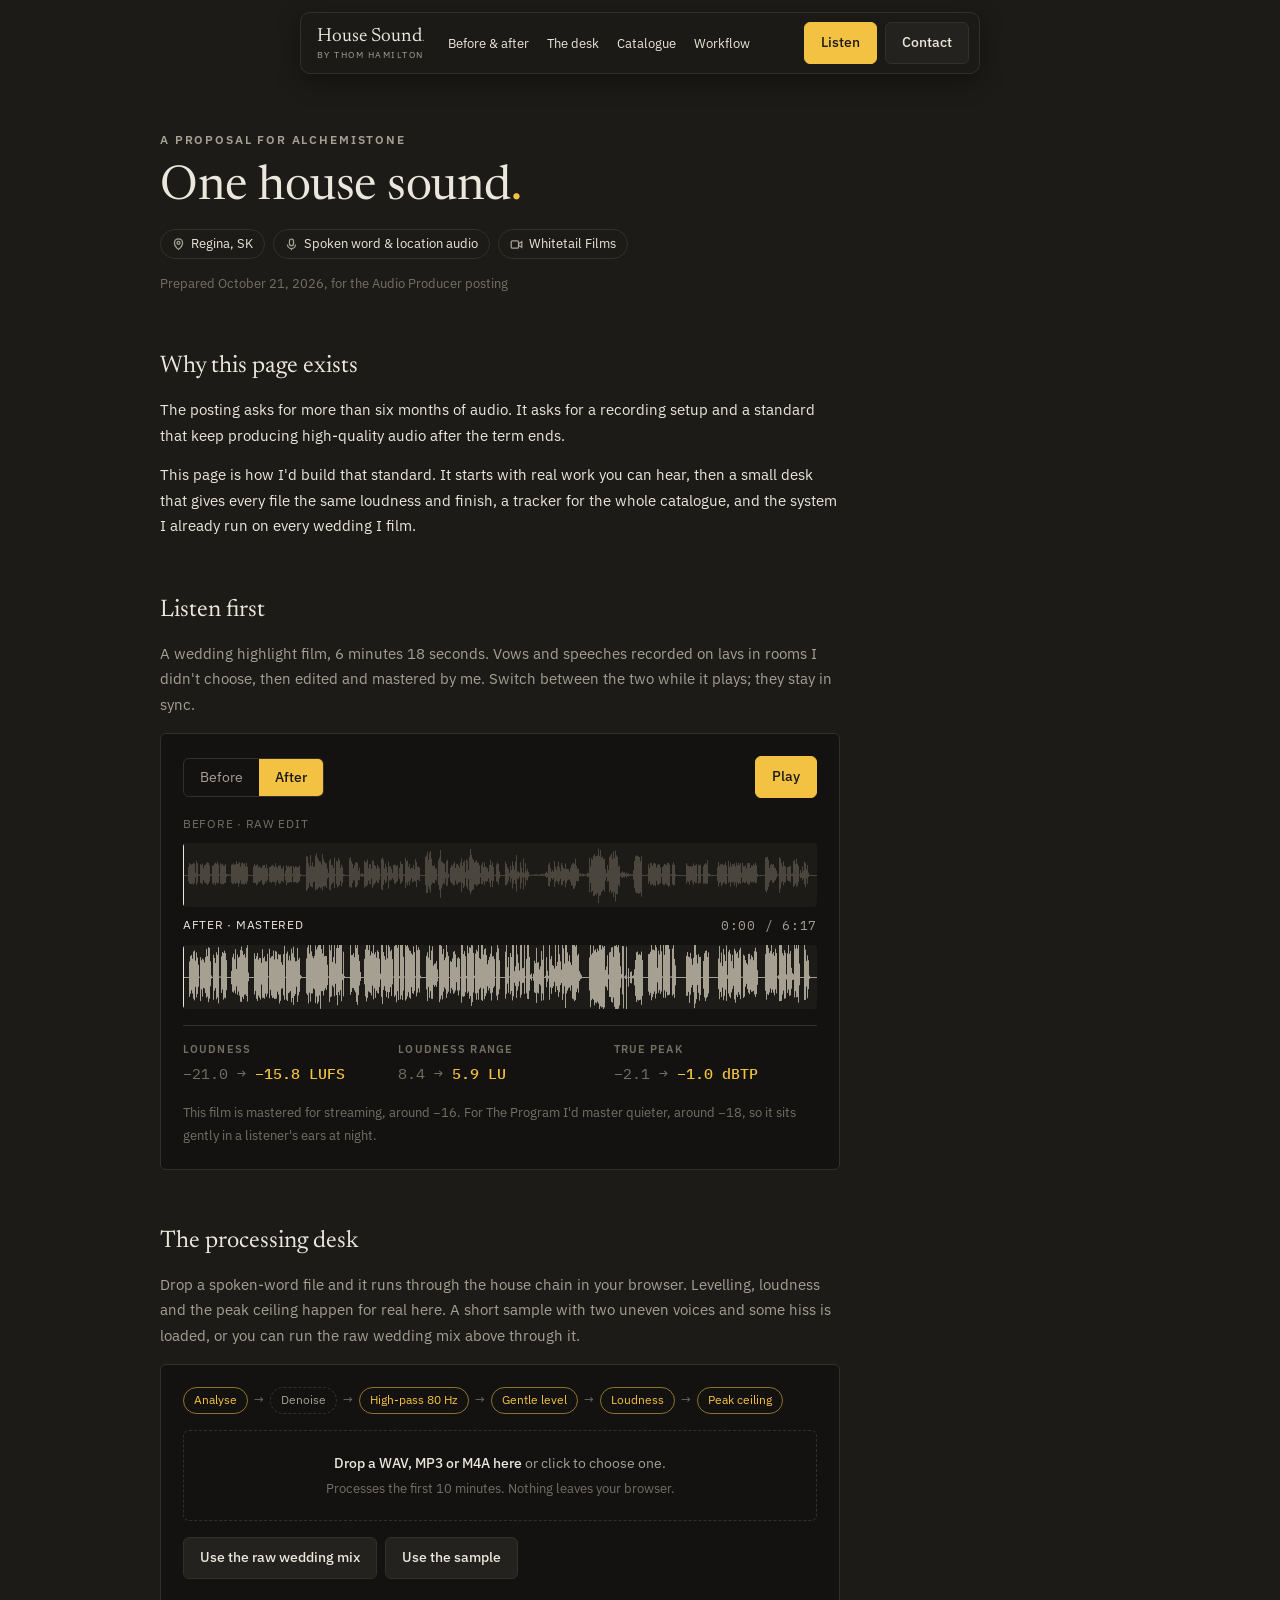
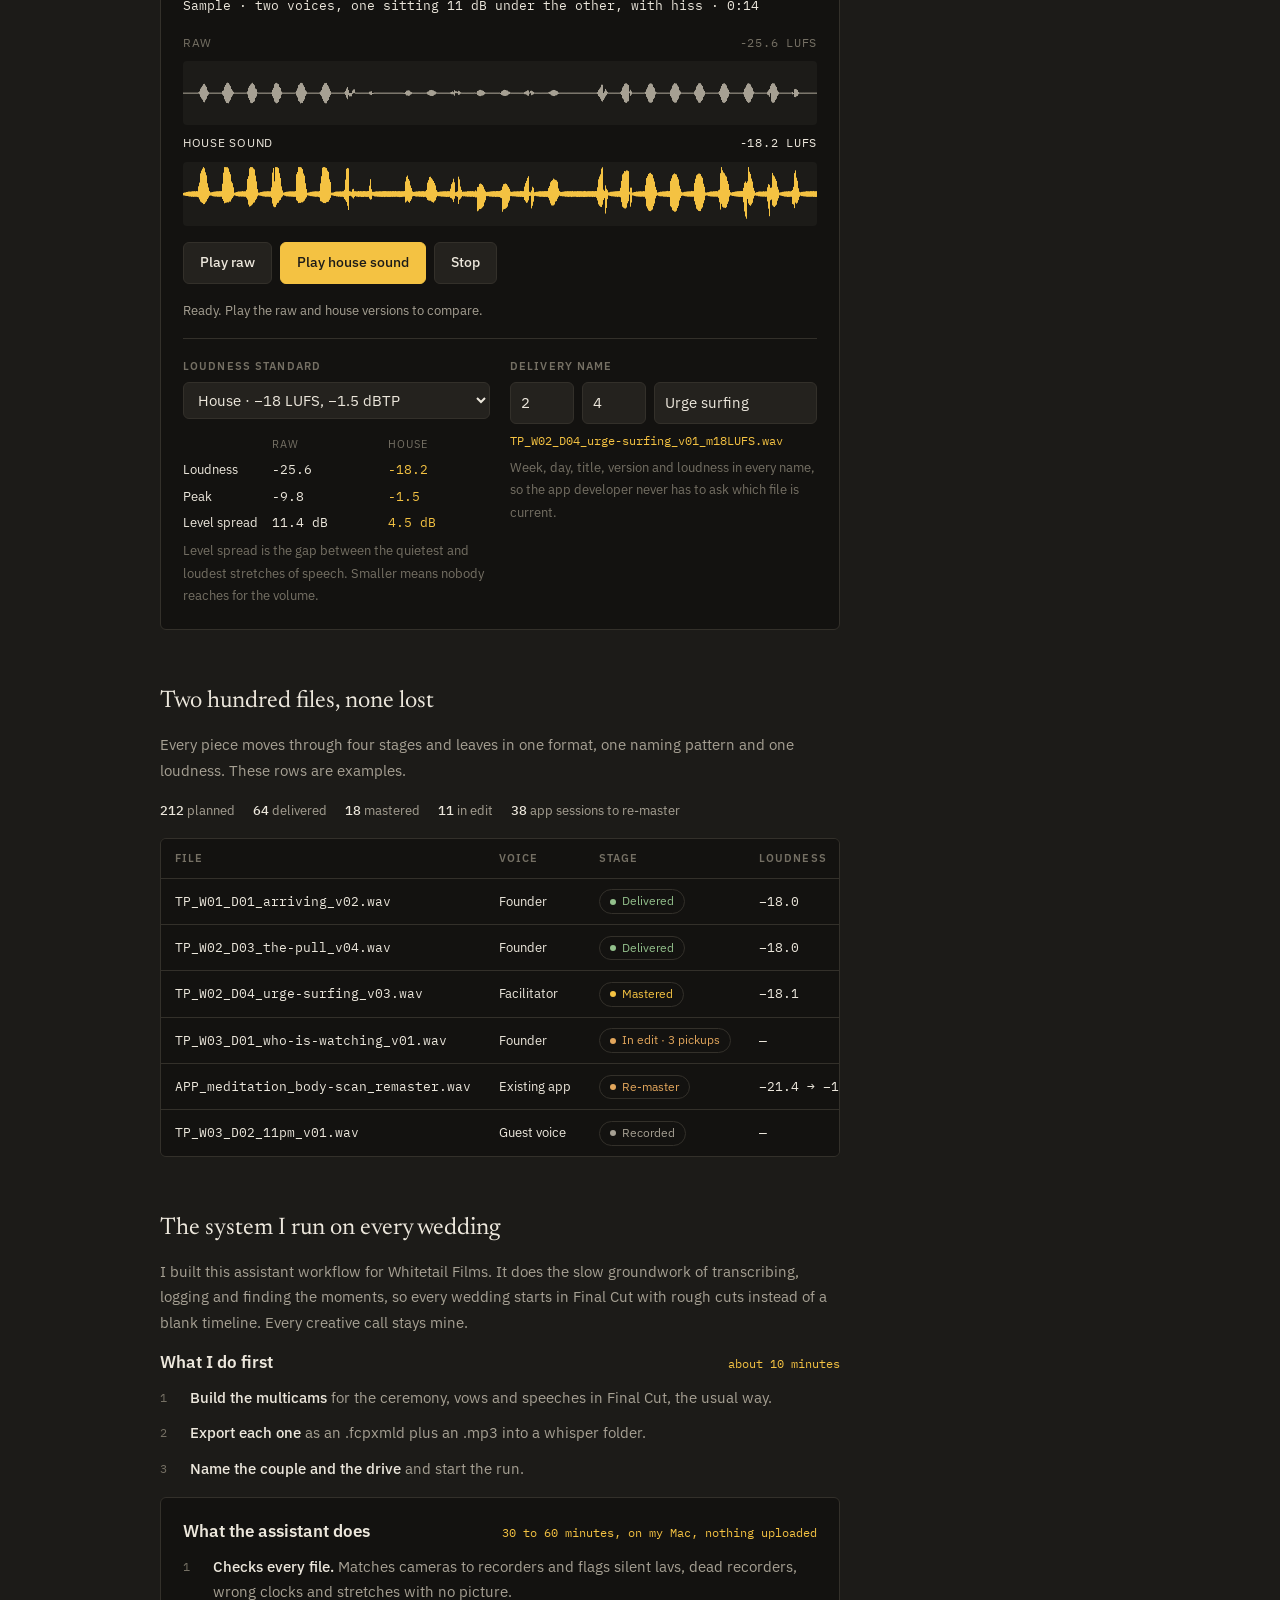
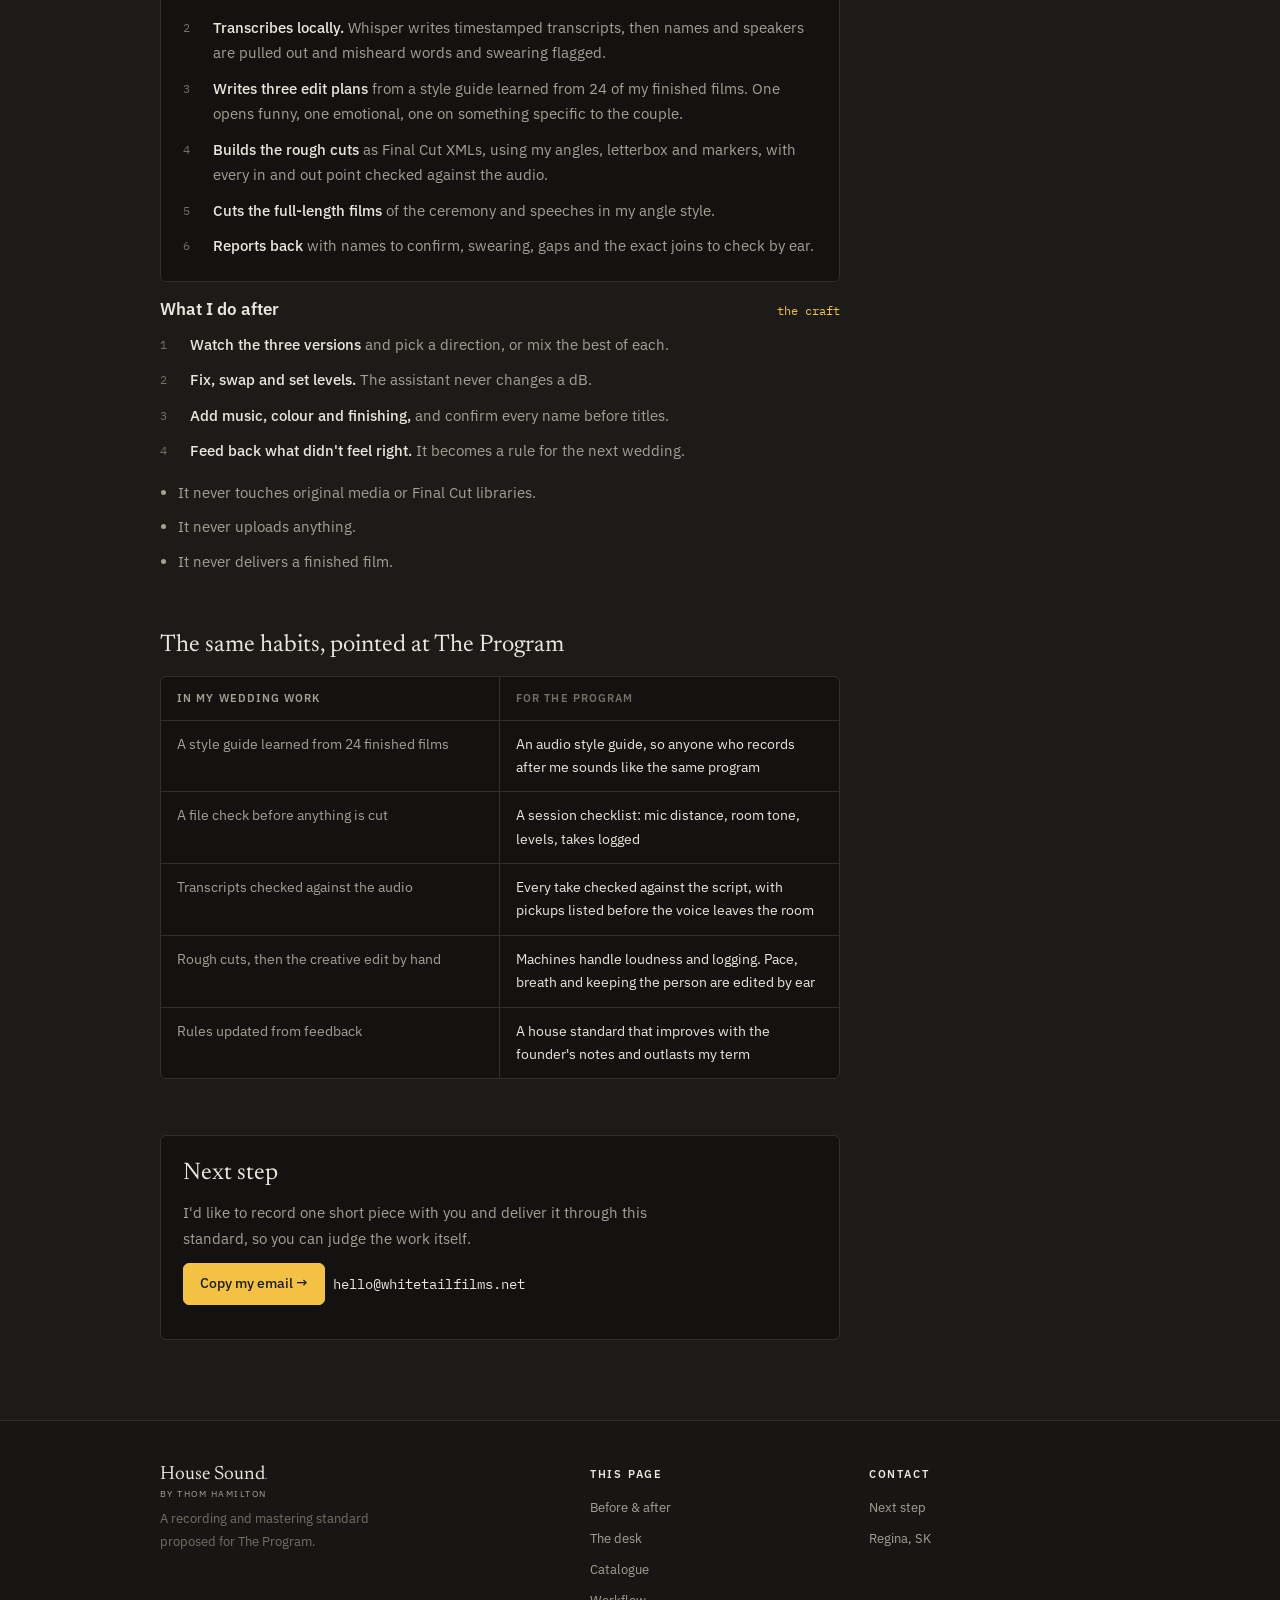
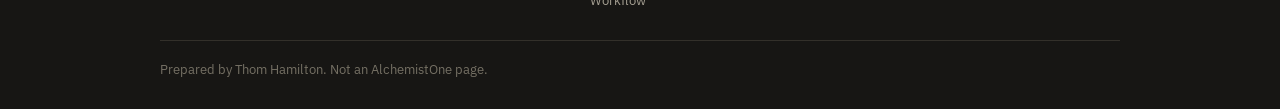
<file: proposal/index.html>
<!doctype html>
<html lang="en-CA">
<head>
<meta charset="utf-8">
<meta name="viewport" content="width=device-width, initial-scale=1, viewport-fit=cover">
<meta name="robots" content="noindex, nofollow">
<meta name="description" content="A recording and mastering standard proposed for The Program, by Thom Hamilton.">
<title>House Sound Desk</title>
<link rel="preconnect" href="https://fonts.googleapis.com">
<link rel="preconnect" href="https://fonts.gstatic.com" crossorigin>
<link rel="stylesheet" href="https://fonts.googleapis.com/css2?family=Newsreader:opsz,wght@6..72,400;6..72,500&family=IBM+Plex+Sans:wght@400;500;600&family=IBM+Plex+Mono:wght@400;500&display=swap">
<style>
/* Layout: mirrors The Program's careers page. Floating pill nav, one left-aligned reading column under it, darker inset cards, four-column footer. Single dark look, by choice. */
:root{
  --ink:#1c1b18; --deep:#131210; --foot:#171614; --raise:#24221e; --line:#33302a;
  --cream:#ece7dc; --muted:#a6a093; --faint:#757064;
  --gold:#f4c242; --gold-ink:#1c1b18; --gold-soft:rgba(244,194,66,.13);
  --ok:#93c08c; --warn:#e2a65c;
  --display:"Newsreader", Georgia, "Times New Roman", serif;
  --body:"IBM Plex Sans", system-ui, -apple-system, "Segoe UI", sans-serif;
  --mono:"IBM Plex Mono", ui-monospace, Menlo, monospace;
  color-scheme:dark;
}
*{box-sizing:border-box}
html{scroll-behavior:smooth}
body{background:var(--ink);color:var(--cream);font-family:var(--body);font-size:15px;line-height:1.7}
.gut{padding-left:max(16px,env(safe-area-inset-left,0px));padding-right:max(16px,env(safe-area-inset-right,0px))}
.container{max-width:960px;margin:0 auto}
.col{max-width:680px}
p{margin:0}
a{color:var(--cream)}
h1,h2,h3{font-family:var(--display);font-weight:400;margin:0;text-wrap:balance}
h1{font-size:clamp(2.3rem,5.4vw,3rem);line-height:1.08;letter-spacing:-.01em}
h2{font-size:1.5rem;line-height:1.25}
h3{font-size:1.05rem;font-family:var(--body);font-weight:600;line-height:1.4}
.dot{color:var(--gold)}
.eyebrow{font-size:.72rem;letter-spacing:.16em;text-transform:uppercase;color:var(--muted);font-weight:600}
.small{font-size:.82rem;color:var(--faint)}
.muted{color:var(--muted)}
button,select,input{font:inherit}
.btn{display:inline-flex;align-items:center;gap:8px;background:var(--gold);color:var(--gold-ink);border:1px solid var(--gold);border-radius:6px;padding:8px 16px;font-size:.88rem;font-weight:500;cursor:pointer;text-decoration:none}
.btn.dark{background:var(--raise);color:var(--cream);border-color:var(--line)}
.btn:disabled{opacity:.45;cursor:default}
:focus-visible{outline:2px solid var(--gold);outline-offset:2px}

/* Nav */
body::before{content:"";position:fixed;inset:0 0 auto;height:env(safe-area-inset-top,0px);z-index:10;background:var(--ink)}
.navwrap{position:sticky;top:env(safe-area-inset-top,0px);z-index:5;padding-block:12px}
nav{max-width:680px;margin:0 auto;display:flex;align-items:center;gap:22px;background:rgba(28,27,24,.92);backdrop-filter:blur(8px);border:1px solid var(--line);border-radius:10px;padding:9px 10px 9px 16px;box-shadow:0 8px 24px rgba(0,0,0,.35)}
.mark{display:flex;flex-direction:column;line-height:1.05;text-decoration:none;color:var(--cream)}
.mark b{font-family:var(--display);font-weight:400;font-size:1.2rem}
.mark span{font-size:.58rem;letter-spacing:.16em;text-transform:uppercase;color:var(--muted);margin-top:3px}
.links{display:flex;gap:18px;font-size:.84rem;flex:1}
.links a{text-decoration:none;color:var(--cream)}
.links a:hover{color:var(--gold)}
.navbtns{display:flex;gap:8px;margin-left:auto}

main{padding-block:44px 80px}
.page{display:flex;flex-direction:column;gap:56px}
section{display:flex;flex-direction:column;gap:16px;scroll-margin-top:90px}
.hero{display:flex;flex-direction:column;gap:14px}
.chips{display:flex;flex-wrap:wrap;gap:8px}
.chip{display:inline-flex;align-items:center;gap:6px;border:1px solid var(--line);border-radius:999px;padding:3px 11px;font-size:.8rem}
.chip svg{width:13px;height:13px;stroke:var(--muted);fill:none;stroke-width:1.6}
.body{display:flex;flex-direction:column;gap:14px;color:var(--cream)}
ul.list{margin:0;padding-left:18px;display:flex;flex-direction:column;gap:9px}
ul.list li::marker{color:var(--muted)}

/* Inset card, like their Apply box */
.card{background:var(--deep);border:1px solid var(--line);border-radius:6px;padding:22px}

/* A/B player */
.ab{display:flex;flex-direction:column;gap:16px}
.ab-top{display:flex;flex-wrap:wrap;gap:12px;align-items:center;justify-content:space-between}
.seg{display:inline-flex;border:1px solid var(--line);border-radius:6px;overflow:hidden}
.seg button{background:transparent;color:var(--muted);border:0;padding:7px 16px;font-size:.86rem;cursor:pointer}
.seg button[aria-pressed="true"]{background:var(--gold);color:var(--gold-ink);font-weight:500}
.time{font-family:var(--mono);font-size:.82rem;color:var(--muted);font-variant-numeric:tabular-nums}
.waves{display:flex;flex-direction:column;gap:8px;cursor:pointer}
.wlabel{display:flex;justify-content:space-between;font-size:.76rem;color:var(--faint);letter-spacing:.06em;text-transform:uppercase}
.wlabel.on{color:var(--cream)}
canvas{width:100%;display:block;border-radius:4px;background:var(--ink)}
.cv-sm{height:64px}
.stats{display:grid;grid-template-columns:repeat(3,minmax(0,1fr));border-top:1px solid var(--line);padding-top:14px;gap:12px}
.stat{display:flex;flex-direction:column;gap:2px;min-width:0}
.stat .k{font-size:.7rem;letter-spacing:.1em;text-transform:uppercase;color:var(--faint);font-weight:600}
.stat .v{font-family:var(--mono);font-size:.92rem;font-variant-numeric:tabular-nums}
.stat .v i{font-style:normal;color:var(--faint)}
.stat .v b{font-weight:500;color:var(--gold)}

/* Desk */
.chain{display:flex;flex-wrap:wrap;gap:6px;align-items:center;font-size:.76rem}
.stage{border:1px solid var(--line);border-radius:999px;padding:2px 10px;color:var(--muted)}
.stage.live{border-color:rgba(244,194,66,.55);color:var(--gold)}
.stage.later{border-style:dashed}
.arrow{color:var(--faint)}
.drop{border:1.5px dashed var(--line);border-radius:6px;padding:20px;text-align:center;color:var(--muted);cursor:pointer;transition:border-color .2s,background .2s;font-size:.9rem}
.drop.over{border-color:var(--gold);background:var(--gold-soft);color:var(--cream)}
.drop strong{color:var(--cream);font-weight:500}
.nowfile{font-family:var(--mono);font-size:.8rem;overflow-wrap:anywhere}
.controls{display:flex;flex-wrap:wrap;gap:8px}
.status{font-size:.82rem;color:var(--muted);min-height:1.4em}
.settings{display:grid;grid-template-columns:minmax(0,1fr) minmax(0,1fr);gap:20px;border-top:1px solid var(--line);padding-top:18px}
.field{display:flex;flex-direction:column;gap:6px;min-width:0}
.field label,.field .lab{font-size:.7rem;letter-spacing:.1em;text-transform:uppercase;color:var(--faint);font-weight:600}
select,input[type=text],input[type=number]{background:var(--raise);color:var(--cream);border:1px solid var(--line);border-radius:6px;padding:7px 10px;width:100%}
.row3{display:grid;grid-template-columns:64px 64px minmax(0,1fr);gap:8px}
.meter{display:grid;grid-template-columns:auto 1fr 1fr;gap:4px 14px;font-size:.84rem;align-items:baseline}
.meter .h{font-size:.68rem;letter-spacing:.1em;text-transform:uppercase;color:var(--faint)}
.num{font-family:var(--mono);font-variant-numeric:tabular-nums}
.num.after{color:var(--gold)}
.filename{font-family:var(--mono);font-size:.78rem;color:var(--gold);overflow-wrap:anywhere}

/* Catalogue */
.tablebox{overflow-x:auto;border:1px solid var(--line);border-radius:6px;background:var(--deep)}
table{border-collapse:collapse;width:100%;min-width:600px;font-size:.84rem}
th,td{text-align:left;padding:10px 14px;border-bottom:1px solid var(--line);white-space:nowrap}
th{font-size:.68rem;letter-spacing:.1em;text-transform:uppercase;color:var(--faint);font-weight:600}
tr:last-child td{border-bottom:0}
td.mono{font-family:var(--mono);font-variant-numeric:tabular-nums}
.pill{display:inline-flex;align-items:center;gap:6px;font-size:.76rem;border-radius:999px;padding:1px 10px;border:1px solid var(--line)}
.pill::before{content:"";width:6px;height:6px;border-radius:50%;background:currentColor}
.p-rec{color:var(--muted)}.p-edit{color:var(--warn)}.p-mast{color:var(--gold)}.p-del{color:var(--ok)}
.tally{display:flex;gap:18px;flex-wrap:wrap;font-size:.84rem;color:var(--muted)}
.tally b{color:var(--cream);font-family:var(--mono);font-weight:500}

/* Workflow */
.phase{display:flex;flex-direction:column;gap:10px}
.phase-head{display:flex;justify-content:space-between;align-items:baseline;gap:12px;flex-wrap:wrap}
.phase-head .t{font-family:var(--mono);font-size:.76rem;color:var(--gold)}
ol.steps{margin:0;padding:0;list-style:none;counter-reset:s;display:flex;flex-direction:column;gap:10px}
ol.steps li{counter-increment:s;display:grid;grid-template-columns:22px minmax(0,1fr);gap:8px;color:var(--muted)}
ol.steps li::before{content:counter(s);font-family:var(--mono);font-size:.76rem;color:var(--faint);padding-top:3px}
ol.steps b{color:var(--cream);font-weight:500}
.map{display:grid;grid-template-columns:minmax(0,1fr) minmax(0,1fr);border:1px solid var(--line);border-radius:6px;overflow:hidden;background:var(--deep)}
.map div{padding:12px 16px;border-bottom:1px solid var(--line);font-size:.86rem;min-width:0}
.map div:nth-child(odd){color:var(--muted);border-right:1px solid var(--line)}
.map div:nth-last-child(-n+2){border-bottom:0}
.map .mh{font-size:.68rem;letter-spacing:.1em;text-transform:uppercase;color:var(--faint);font-weight:600}

/* Footer */
footer{background:var(--foot);border-top:1px solid var(--line)}
.foot{padding-block:44px 28px;display:flex;flex-direction:column;gap:28px}
.foot-grid{display:grid;grid-template-columns:1.6fr 1fr 1fr;gap:28px}
.foot-grid h4{margin:0 0 12px;font-size:.7rem;letter-spacing:.16em;text-transform:uppercase;font-weight:600}
.foot-grid ul{list-style:none;margin:0;padding:0;display:flex;flex-direction:column;gap:8px;font-size:.84rem}
.foot-grid a{color:var(--muted);text-decoration:none}
.foot-grid a:hover{color:var(--cream)}
.foot-line{border-top:1px solid var(--line);padding-top:18px}

@media (max-width:720px){ .links{display:none} }
@media (max-width:560px){
  .settings{grid-template-columns:1fr}
  .stats{grid-template-columns:1fr}
  .map{grid-template-columns:1fr}
  .map .mh{display:none}
  .map div:nth-child(odd){border-right:0;border-bottom:0;padding-bottom:0;font-size:.78rem}
  .foot-grid{grid-template-columns:1fr 1fr}
  .foot-grid>div:first-child{grid-column:1/-1}
  .navbtns .dark{display:none}
}
@media (prefers-reduced-motion:reduce){*{transition:none!important}html{scroll-behavior:auto}}
</style>
<style>body{margin:0}[hidden]{display:none!important}img{max-width:100%}</style>
</head>
<body>


<div class="navwrap gut">
  <nav aria-label="Page sections">
    <a class="mark" href="#top"><b>House Sound<span class="dot">.</span></b><span>by Thom Hamilton</span></a>
    <div class="links"><a href="#listen">Before &amp; after</a><a href="#desk">The desk</a><a href="#catalogue">Catalogue</a><a href="#workflow">Workflow</a></div>
    <div class="navbtns"><a class="btn" href="#listen">Listen</a><a class="btn dark" href="#contact">Contact</a></div>
  </nav>
</div>

<main class="gut" id="top">
  <div class="container"><div class="col page">

    <header class="hero">
      <p class="eyebrow">A proposal for AlchemistOne</p>
      <h1>One house sound<span class="dot">.</span></h1>
      <div class="chips">
        <span class="chip"><svg viewBox="0 0 16 16"><path d="M8 14s5-4.3 5-8A5 5 0 0 0 3 6c0 3.7 5 8 5 8z"/><circle cx="8" cy="6" r="1.8"/></svg>Regina, SK</span>
        <span class="chip"><svg viewBox="0 0 16 16"><rect x="5.5" y="1.5" width="5" height="8" rx="2.5"/><path d="M3 8a5 5 0 0 0 10 0M8 13v2"/></svg>Spoken word &amp; location audio</span>
        <span class="chip"><svg viewBox="0 0 16 16"><rect x="1.5" y="3.5" width="9" height="9" rx="1.5"/><path d="M10.5 7l4-2.5v7l-4-2.5"/></svg>Whitetail Films</span>
      </div>
      <p class="small">Prepared October 21, 2026, for the Audio Producer posting</p>
    </header>

    <section>
      <h2>Why this page exists</h2>
      <div class="body">
        <p>The posting asks for more than six months of audio. It asks for a recording setup and a standard that keep producing high-quality audio after the term ends.</p>
        <p>This page is how I'd build that standard. It starts with real work you can hear, then a small desk that gives every file the same loudness and finish, a tracker for the whole catalogue, and the system I already run on every wedding I film.</p>
      </div>
    </section>

    <!-- BEFORE / AFTER -->
    <section id="listen">
      <h2>Listen first</h2>
      <p class="muted">A wedding highlight film, 6 minutes 18 seconds. Vows and speeches recorded on lavs in rooms I didn't choose, then edited and mastered by me. Switch between the two while it plays; they stay in sync.</p>

      <div class="card ab">
        <div class="ab-top">
          <div class="seg" role="group" aria-label="Choose mix">
            <button type="button" id="abBefore" aria-pressed="false">Before</button>
            <button type="button" id="abAfter" aria-pressed="true">After</button>
          </div>
          <div class="controls">
            <button class="btn" type="button" id="abPlay">Play</button>
          </div>
        </div>

        <div class="waves" id="abWaves" title="Click to jump to a moment">
          <div class="wlabel" id="lblBefore"><span>Before · raw edit</span></div>
          <canvas class="cv-sm" id="cvAbBefore" aria-label="Waveform of the raw mix"></canvas>
          <div class="wlabel on" id="lblAfter"><span>After · mastered</span><span class="time" id="abTime">0:00 / 6:18</span></div>
          <canvas class="cv-sm" id="cvAbAfter" aria-label="Waveform of the mastered mix"></canvas>
        </div>

        <div class="stats">
          <div class="stat"><span class="k">Loudness</span><span class="v"><i>−21.0 →</i> <b>−15.8 LUFS</b></span></div>
          <div class="stat"><span class="k">Loudness range</span><span class="v"><i>8.4 →</i> <b>5.9 LU</b></span></div>
          <div class="stat"><span class="k">True peak</span><span class="v"><i>−2.1 →</i> <b>−1.0 dBTP</b></span></div>
        </div>
        <p class="small">This film is mastered for streaming, around −16. For The Program I'd master quieter, around −18, so it sits gently in a listener's ears at night.</p>
        <audio id="audBefore" src="/media/before.mp3" preload="metadata"></audio>
        <audio id="audAfter" src="/media/after.mp3" preload="metadata"></audio>
      </div>
    </section>

    <!-- DESK -->
    <section id="desk">
      <h2>The processing desk</h2>
      <p class="muted">Drop a spoken-word file and it runs through the house chain in your browser. Levelling, loudness and the peak ceiling happen for real here. A short sample with two uneven voices and some hiss is loaded, or you can run the raw wedding mix above through it.</p>

      <div class="card" style="display:flex;flex-direction:column;gap:16px">
        <div class="chain" aria-label="Processing chain">
          <span class="stage live">Analyse</span><span class="arrow">→</span>
          <span class="stage later" title="Runs on Auphonic in the full build">Denoise</span><span class="arrow">→</span>
          <span class="stage live">High-pass 80 Hz</span><span class="arrow">→</span>
          <span class="stage live">Gentle level</span><span class="arrow">→</span>
          <span class="stage live">Loudness</span><span class="arrow">→</span>
          <span class="stage live">Peak ceiling</span>
        </div>

        <div class="drop" id="drop" tabindex="0" role="button" aria-label="Choose or drop an audio file">
          <strong>Drop a WAV, MP3 or M4A here</strong> or click to choose one.<br>
          <span class="small">Processes the first 10 minutes. Nothing leaves your browser.</span>
          <input type="file" id="file" accept="audio/*" hidden>
        </div>
        <div class="controls"><button class="btn dark" type="button" id="loadWedding">Use the raw wedding mix</button><button class="btn dark" type="button" id="loadSample">Use the sample</button></div>

        <div class="nowfile" id="nowfile">Sample · two voices, one sitting 11 dB under the other, with hiss</div>

        <div class="waves" style="cursor:default">
          <div class="wlabel"><span>Raw</span><span class="num" id="rawLabel">—</span></div>
          <canvas class="cv-sm" id="cvBefore" aria-label="Waveform before processing"></canvas>
          <div class="wlabel on"><span>House sound</span><span class="num" id="procLabel">—</span></div>
          <canvas class="cv-sm" id="cvAfter" aria-label="Waveform after processing"></canvas>
        </div>

        <div class="controls">
          <button class="btn dark" id="playRaw" type="button">Play raw</button>
          <button class="btn" id="playProc" type="button">Play house sound</button>
          <button class="btn dark" id="stop" type="button">Stop</button>
        </div>
        <p class="status" id="status" aria-live="polite"></p>

        <div class="settings">
          <div class="field">
            <label for="target">Loudness standard</label>
            <select id="target">
              <option value="-18|-1.5" selected>House · −18 LUFS, −1.5 dBTP</option>
              <option value="-16|-1">Streaming · −16 LUFS, −1 dBTP</option>
              <option value="-23|-1">Broadcast EBU R128 · −23 LUFS</option>
            </select>
            <div class="meter" aria-label="Measurements" style="margin-top:10px">
              <span class="h"></span><span class="h">Raw</span><span class="h">House</span>
              <span>Loudness</span><span class="num" id="mLufsA">—</span><span class="num after" id="mLufsB">—</span>
              <span>Peak</span><span class="num" id="mPkA">—</span><span class="num after" id="mPkB">—</span>
              <span>Level spread</span><span class="num" id="mSpA">—</span><span class="num after" id="mSpB">—</span>
            </div>
            <p class="small">Level spread is the gap between the quietest and loudest stretches of speech. Smaller means nobody reaches for the volume.</p>
          </div>
          <div class="field">
            <span class="lab">Delivery name</span>
            <div class="row3">
              <input type="number" id="wk" min="1" max="13" value="2" aria-label="Week">
              <input type="number" id="dy" min="1" max="7" value="4" aria-label="Day">
              <input type="text" id="ttl" value="Urge surfing" aria-label="Title">
            </div>
            <div class="filename" id="fname"></div>
            <p class="small">Week, day, title, version and loudness in every name, so the app developer never has to ask which file is current.</p>
          </div>
        </div>
      </div>
    </section>

    <!-- CATALOGUE -->
    <section id="catalogue">
      <h2>Two hundred files, none lost</h2>
      <p class="muted">Every piece moves through four stages and leaves in one format, one naming pattern and one loudness. These rows are examples.</p>
      <div class="tally"><span><b>212</b> planned</span><span><b>64</b> delivered</span><span><b>18</b> mastered</span><span><b>11</b> in edit</span><span><b>38</b> app sessions to re-master</span></div>
      <div class="tablebox">
        <table>
          <thead><tr><th>File</th><th>Voice</th><th>Stage</th><th>Loudness</th><th>Length</th></tr></thead>
          <tbody>
            <tr><td class="mono">TP_W01_D01_arriving_v02.wav</td><td>Founder</td><td><span class="pill p-del">Delivered</span></td><td class="mono">−18.0</td><td class="mono">08:12</td></tr>
            <tr><td class="mono">TP_W02_D03_the-pull_v04.wav</td><td>Founder</td><td><span class="pill p-del">Delivered</span></td><td class="mono">−18.0</td><td class="mono">11:40</td></tr>
            <tr><td class="mono">TP_W02_D04_urge-surfing_v03.wav</td><td>Facilitator</td><td><span class="pill p-mast">Mastered</span></td><td class="mono">−18.1</td><td class="mono">09:05</td></tr>
            <tr><td class="mono">TP_W03_D01_who-is-watching_v01.wav</td><td>Founder</td><td><span class="pill p-edit">In edit · 3 pickups</span></td><td class="mono">—</td><td class="mono">14:22</td></tr>
            <tr><td class="mono">APP_meditation_body-scan_remaster.wav</td><td>Existing app</td><td><span class="pill p-edit">Re-master</span></td><td class="mono">−21.4 → −18</td><td class="mono">12:00</td></tr>
            <tr><td class="mono">TP_W03_D02_11pm_v01.wav</td><td>Guest voice</td><td><span class="pill p-rec">Recorded</span></td><td class="mono">—</td><td class="mono">raw 31:10</td></tr>
          </tbody>
        </table>
      </div>
    </section>

    <!-- WORKFLOW -->
    <section id="workflow">
      <h2>The system I run on every wedding</h2>
      <p class="muted">I built this assistant workflow for Whitetail Films. It does the slow groundwork of transcribing, logging and finding the moments, so every wedding starts in Final Cut with rough cuts instead of a blank timeline. Every creative call stays mine.</p>

      <div class="phase">
        <div class="phase-head"><h3>What I do first</h3><span class="t">about 10 minutes</span></div>
        <ol class="steps">
          <li><span><b>Build the multicams</b> for the ceremony, vows and speeches in Final Cut, the usual way.</span></li>
          <li><span><b>Export each one</b> as an .fcpxmld plus an .mp3 into a whisper folder.</span></li>
          <li><span><b>Name the couple and the drive</b> and start the run.</span></li>
        </ol>
      </div>

      <div class="card phase">
        <div class="phase-head"><h3>What the assistant does</h3><span class="t">30 to 60 minutes, on my Mac, nothing uploaded</span></div>
        <ol class="steps">
          <li><span><b>Checks every file.</b> Matches cameras to recorders and flags silent lavs, dead recorders, wrong clocks and stretches with no picture.</span></li>
          <li><span><b>Transcribes locally.</b> Whisper writes timestamped transcripts, then names and speakers are pulled out and misheard words and swearing flagged.</span></li>
          <li><span><b>Writes three edit plans</b> from a style guide learned from 24 of my finished films. One opens funny, one emotional, one on something specific to the couple.</span></li>
          <li><span><b>Builds the rough cuts</b> as Final Cut XMLs, using my angles, letterbox and markers, with every in and out point checked against the audio.</span></li>
          <li><span><b>Cuts the full-length films</b> of the ceremony and speeches in my angle style.</span></li>
          <li><span><b>Reports back</b> with names to confirm, swearing, gaps and the exact joins to check by ear.</span></li>
        </ol>
      </div>

      <div class="phase">
        <div class="phase-head"><h3>What I do after</h3><span class="t">the craft</span></div>
        <ol class="steps">
          <li><span><b>Watch the three versions</b> and pick a direction, or mix the best of each.</span></li>
          <li><span><b>Fix, swap and set levels.</b> The assistant never changes a dB.</span></li>
          <li><span><b>Add music, colour and finishing,</b> and confirm every name before titles.</span></li>
          <li><span><b>Feed back what didn't feel right.</b> It becomes a rule for the next wedding.</span></li>
        </ol>
      </div>

      <ul class="list muted">
        <li>It never touches original media or Final Cut libraries.</li>
        <li>It never uploads anything.</li>
        <li>It never delivers a finished film.</li>
      </ul>
    </section>

    <section>
      <h2>The same habits, pointed at The Program</h2>
      <div class="map">
        <div class="mh">In my wedding work</div><div class="mh">For The Program</div>
        <div>A style guide learned from 24 finished films</div><div>An audio style guide, so anyone who records after me sounds like the same program</div>
        <div>A file check before anything is cut</div><div>A session checklist: mic distance, room tone, levels, takes logged</div>
        <div>Transcripts checked against the audio</div><div>Every take checked against the script, with pickups listed before the voice leaves the room</div>
        <div>Rough cuts, then the creative edit by hand</div><div>Machines handle loudness and logging. Pace, breath and keeping the person are edited by ear</div>
        <div>Rules updated from feedback</div><div>A house standard that improves with the founder's notes and outlasts my term</div>
      </div>
    </section>

    <section id="contact">
      <div class="card" style="display:flex;flex-direction:column;gap:12px">
        <h2>Next step</h2>
        <p class="muted" style="max-width:52ch">I'd like to record one short piece with you and deliver it through this standard, so you can judge the work itself.</p>
        <div class="controls" style="align-items:center"><button class="btn" type="button" id="copyMail">Copy my email →</button><span class="num" id="mail" style="user-select:all;font-size:.86rem">hello@whitetailfilms.net</span></div>
        <p class="small" id="copyNote" aria-live="polite"></p>
      </div>
    </section>

  </div></div>
</main>

<footer class="gut">
  <div class="container foot">
    <div class="foot-grid">
      <div class="stack" style="display:flex;flex-direction:column;gap:10px">
        <span class="mark"><b>House Sound<span class="dot">.</span></b><span>by Thom Hamilton</span></span>
        <p class="small" style="max-width:30ch">A recording and mastering standard proposed for The Program.</p>
      </div>
      <div><h4>This page</h4><ul><li><a href="#listen">Before &amp; after</a></li><li><a href="#desk">The desk</a></li><li><a href="#catalogue">Catalogue</a></li><li><a href="#workflow">Workflow</a></li></ul></div>
      <div><h4>Contact</h4><ul><li><a href="#contact">Next step</a></li><li><span class="muted" style="font-size:.84rem">Regina, SK</span></li></ul></div>
    </div>
    <p class="small foot-line">Prepared by Thom Hamilton. Not an AlchemistOne page.</p>
  </div>
</footer>

<script>
const PEAKS = {"before":{"max":[0.0,0.0,0.0,0.0,0.0,0.0,0.0,0.255,0.374,0.332,0.34,0.329,0.338,0.306,0.39,0.354,0.341,0.068,0.447,0.369,0.394,0.024,0.021,0.314,0.336,0.313,0.359,0.373,0.213,0.306,0.347,0.321,0.361,0.31,0.402,0.38,0.306,0.39,0.03,0.022,0.018,0.293,0.292,0.313,0.354,0.384,0.35,0.417,0.423,0.326,0.155,0.024,0.372,0.327,0.385,0.35,0.295,0.388,0.292,0.35,0.349,0.035,0.022,0.02,0.021,0.021,0.02,0.059,0.323,0.331,0.369,0.292,0.315,0.343,0.323,0.437,0.348,0.31,0.364,0.403,0.265,0.028,0.378,0.39,0.397,0.354,0.368,0.333,0.269,0.384,0.251,0.178,0.016,0.0,0.0,0.0,0.0,0.0,0.0,0.274,0.352,0.331,0.289,0.307,0.315,0.333,0.24,0.275,0.26,0.234,0.21,0.374,0.302,0.302,0.315,0.238,0.214,0.329,0.258,0.206,0.022,0.344,0.249,0.253,0.297,0.224,0.321,0.287,0.275,0.247,0.373,0.365,0.26,0.218,0.301,0.302,0.291,0.298,0.255,0.202,0.205,0.283,0.313,0.024,0.132,0.27,0.304,0.264,0.292,0.286,0.243,0.272,0.244,0.284,0.041,0.296,0.284,0.231,0.273,0.197,0.262,0.241,0.235,0.253,0.296,0.248,0.031,0.015,0.0,0.0,0.0,0.0,0.0,0.0,0.576,0.659,0.579,0.373,0.261,0.271,0.627,0.28,0.349,0.398,0.249,0.282,0.409,0.605,0.677,0.374,0.544,0.478,0.297,0.421,0.415,0.329,0.192,0.658,0.495,0.362,0.413,0.376,0.353,0.23,0.199,0.065,0.496,0.449,0.501,0.607,0.322,0.307,0.222,0.203,0.551,0.024,0.488,0.446,0.418,0.387,0.528,0.47,0.221,0.391,0.318,0.253,0.32,0.028,0.018,0.0,0.0,0.0,0.0,0.0,0.0,0.519,0.54,0.554,0.426,0.352,0.349,0.211,0.306,0.409,0.384,0.407,0.392,0.373,0.135,0.237,0.133,0.018,0.069,0.022,0.028,0.031,0.451,0.965,0.397,0.412,0.401,0.49,0.211,0.452,0.344,0.336,0.198,0.079,0.453,0.441,0.42,0.314,0.287,0.199,0.275,0.323,0.263,0.208,0.208,0.019,0.465,0.499,0.551,0.475,0.237,0.205,0.36,0.403,0.252,0.071,0.434,0.419,0.27,0.276,0.318,0.198,0.067,0.018,0.315,0.326,0.316,0.326,0.28,0.311,0.34,0.011,0.22,0.386,0.428,0.349,0.334,0.234,0.021,0.023,0.474,0.531,0.43,0.454,0.33,0.259,0.351,0.333,0.19,0.227,0.204,0.217,0.319,0.172,0.072,0.493,0.411,0.247,0.252,0.264,0.245,0.229,0.013,0.0,0.0,0.0,0.0,0.0,0.0,0.562,0.611,0.459,0.729,0.467,0.598,0.68,0.752,0.69,0.519,0.285,0.292,0.275,0.302,0.201,0.258,0.209,0.009,0.458,0.529,0.541,0.78,0.429,0.42,0.411,0.196,0.365,0.356,0.084,0.253,0.44,0.477,0.453,0.051,0.007,0.322,0.222,0.322,0.279,0.352,0.353,0.404,0.361,0.221,0.334,0.345,0.366,0.302,0.231,0.008,0.389,0.515,0.525,0.293,0.413,0.456,0.421,0.094,0.494,0.578,0.446,0.154,0.565,0.404,0.816,0.629,0.505,0.516,0.468,0.032,0.389,0.419,0.47,0.508,0.392,0.379,0.23,0.299,0.062,0.317,0.317,0.401,0.249,0.413,0.397,0.273,0.281,0.24,0.212,0.11,0.007,0.314,0.475,0.314,0.309,0.398,0.278,0.241,0.01,0.006,0.412,0.322,0.387,0.321,0.348,0.109,0.199,0.0,0.0,0.0,0.0,0.0,0.0,0.012,0.416,0.338,0.244,0.309,0.186,0.066,0.183,0.288,0.154,0.376,0.426,0.292,0.171,0.096,0.414,0.624,0.434,0.109,0.115,0.076,0.487,0.404,0.225,0.101,0.083,0.519,0.593,0.064,0.37,0.122,0.361,0.195,0.093,0.048,0.012,0.012,0.008,0.006,0.011,0.011,0.032,0.022,0.02,0.019,0.026,0.011,0.009,0.01,0.013,0.025,0.019,0.024,0.048,0.029,0.022,0.021,0.071,0.115,0.109,0.063,0.026,0.325,0.39,0.223,0.377,0.109,0.158,0.102,0.108,0.439,0.427,0.261,0.165,0.284,0.501,0.418,0.237,0.276,0.119,0.381,0.416,0.307,0.219,0.191,0.379,0.363,0.191,0.266,0.195,0.183,0.11,0.199,0.219,0.315,0.38,0.361,0.382,0.36,0.34,0.51,0.291,0.34,0.196,0.192,0.077,0.042,0.059,0.009,0.027,0.048,0.034,0.013,0.023,0.028,0.023,0.014,0.073,0.059,0.394,0.541,0.269,0.576,0.518,0.486,0.733,0.603,0.658,0.581,0.725,0.592,0.61,0.537,0.82,0.597,0.791,0.495,0.549,0.576,0.536,0.495,0.514,0.335,0.178,0.064,0.312,0.228,0.164,0.559,0.508,0.611,0.677,0.494,0.585,0.738,0.524,0.555,0.765,0.616,0.548,0.562,0.259,0.297,0.1,0.049,0.075,0.082,0.116,0.073,0.075,0.089,0.03,0.076,0.035,0.042,0.05,0.071,0.023,0.022,0.02,0.027,0.024,0.154,0.195,0.435,0.579,0.633,0.617,0.597,0.575,0.604,0.565,0.429,0.626,0.598,0.0,0.0,0.0,0.0,0.0,0.0,0.0,0.021,0.395,0.336,0.215,0.387,0.294,0.364,0.284,0.356,0.362,0.377,0.393,0.358,0.232,0.317,0.334,0.34,0.335,0.376,0.247,0.042,0.248,0.345,0.293,0.349,0.362,0.331,0.306,0.024,0.377,0.384,0.326,0.036,0.022,0.024,0.359,0.32,0.399,0.248,0.309,0.038,0.0,0.0,0.0,0.0,0.0,0.0,0.0,0.0,0.0,0.0,0.0,0.0,0.0,0.0,0.014,0.373,0.297,0.28,0.317,0.27,0.272,0.379,0.268,0.278,0.361,0.364,0.282,0.313,0.342,0.336,0.025,0.365,0.328,0.295,0.319,0.028,0.015,0.026,0.027,0.274,0.332,0.311,0.377,0.322,0.464,0.391,0.042,0.052,0.0,0.0,0.0,0.0,0.0,0.0,0.0,0.0,0.0,0.0,0.0,0.24,0.408,0.285,0.367,0.333,0.338,0.264,0.349,0.307,0.32,0.252,0.4,0.296,0.026,0.029,0.442,0.338,0.261,0.381,0.266,0.378,0.337,0.331,0.328,0.366,0.272,0.031,0.387,0.304,0.384,0.365,0.316,0.371,0.044,0.071,0.379,0.269,0.367,0.269,0.297,0.294,0.206,0.37,0.264,0.374,0.37,0.22,0.353,0.304,0.281,0.02,0.352,0.304,0.387,0.38,0.304,0.045,0.0,0.0,0.0,0.0,0.0,0.0,0.0,0.0,0.0,0.0,0.29,0.549,0.556,0.415,0.567,0.474,0.22,0.252,0.309,0.348,0.226,0.323,0.342,0.234,0.265,0.216,0.135,0.053,0.019,0.019,0.672,0.555,0.515,0.369,0.368,0.268,0.428,0.341,0.287,0.265,0.02,0.237,0.247,0.253,0.223,0.263,0.295,0.185,0.038,0.053,0.448,0.506,0.472,0.35,0.346,0.511,0.351,0.259,0.283,0.017,0.161,0.334,0.067,0.267,0.009,0.134,0.419,0.372,0.368,0.167,0.314,0.317,0.072,0.008,0.01,0.0,0.0,0.0,0.0,0.0,0.0,0.0,0.0,0.0,0.0],"min":[0.0,0.0,0.0,0.0,0.0,0.0,0.0,-0.21,-0.277,-0.28,-0.217,-0.279,-0.268,-0.254,-0.296,-0.253,-0.226,-0.073,-0.311,-0.237,-0.203,-0.027,-0.027,-0.325,-0.258,-0.246,-0.286,-0.223,-0.152,-0.227,-0.266,-0.248,-0.273,-0.231,-0.315,-0.278,-0.204,-0.273,-0.044,-0.018,-0.02,-0.263,-0.3,-0.243,-0.252,-0.313,-0.233,-0.305,-0.276,-0.245,-0.13,-0.021,-0.263,-0.293,-0.29,-0.287,-0.29,-0.308,-0.252,-0.247,-0.281,-0.063,-0.016,-0.019,-0.024,-0.022,-0.018,-0.081,-0.24,-0.279,-0.289,-0.229,-0.247,-0.28,-0.206,-0.245,-0.244,-0.218,-0.369,-0.263,-0.17,-0.033,-0.29,-0.289,-0.258,-0.281,-0.305,-0.256,-0.245,-0.285,-0.204,-0.09,-0.015,0.0,0.0,0.0,0.0,0.0,0.0,-0.249,-0.243,-0.282,-0.249,-0.318,-0.254,-0.291,-0.219,-0.225,-0.281,-0.185,-0.16,-0.239,-0.279,-0.323,-0.282,-0.22,-0.2,-0.235,-0.16,-0.161,-0.017,-0.214,-0.207,-0.231,-0.246,-0.236,-0.204,-0.219,-0.289,-0.219,-0.328,-0.281,-0.228,-0.153,-0.238,-0.28,-0.287,-0.262,-0.239,-0.182,-0.199,-0.23,-0.271,-0.027,-0.162,-0.289,-0.316,-0.237,-0.244,-0.238,-0.233,-0.222,-0.239,-0.231,-0.038,-0.262,-0.231,-0.222,-0.222,-0.168,-0.252,-0.24,-0.244,-0.241,-0.189,-0.31,-0.047,-0.016,0.0,0.0,0.0,0.0,0.0,0.0,-0.498,-0.474,-0.454,-0.403,-0.246,-0.224,-0.346,-0.372,-0.315,-0.388,-0.223,-0.215,-0.292,-0.486,-0.437,-0.232,-0.456,-0.396,-0.215,-0.371,-0.423,-0.382,-0.142,-0.49,-0.351,-0.311,-0.352,-0.344,-0.408,-0.208,-0.114,-0.074,-0.523,-0.453,-0.482,-0.316,-0.299,-0.254,-0.225,-0.204,-0.404,-0.027,-0.432,-0.282,-0.39,-0.428,-0.349,-0.321,-0.188,-0.382,-0.357,-0.251,-0.378,-0.04,-0.015,-0.0,-0.0,-0.0,-0.0,-0.0,-0.0,-0.385,-0.402,-0.358,-0.401,-0.251,-0.267,-0.161,-0.176,-0.231,-0.386,-0.375,-0.28,-0.322,-0.148,-0.166,-0.11,-0.022,-0.057,-0.022,-0.06,-0.037,-0.401,-0.549,-0.352,-0.369,-0.277,-0.314,-0.172,-0.29,-0.277,-0.293,-0.112,-0.047,-0.403,-0.328,-0.345,-0.279,-0.248,-0.174,-0.178,-0.241,-0.256,-0.177,-0.15,-0.018,-0.421,-0.443,-0.473,-0.314,-0.175,-0.15,-0.255,-0.325,-0.207,-0.025,-0.395,-0.428,-0.167,-0.18,-0.25,-0.145,-0.089,-0.017,-0.156,-0.261,-0.279,-0.288,-0.224,-0.184,-0.276,-0.009,-0.13,-0.266,-0.28,-0.239,-0.197,-0.145,-0.019,-0.025,-0.475,-0.405,-0.243,-0.329,-0.247,-0.205,-0.316,-0.264,-0.177,-0.095,-0.112,-0.238,-0.215,-0.181,-0.091,-0.205,-0.379,-0.227,-0.148,-0.148,-0.157,-0.197,-0.012,0.0,0.0,0.0,0.0,0.0,0.0,-0.309,-0.562,-0.369,-0.569,-0.36,-0.515,-0.45,-0.545,-0.573,-0.303,-0.24,-0.25,-0.291,-0.262,-0.154,-0.19,-0.177,-0.014,-0.32,-0.422,-0.469,-0.712,-0.231,-0.423,-0.319,-0.155,-0.255,-0.279,-0.104,-0.156,-0.331,-0.332,-0.303,-0.094,-0.01,-0.28,-0.199,-0.269,-0.266,-0.28,-0.324,-0.315,-0.292,-0.174,-0.278,-0.303,-0.32,-0.23,-0.243,-0.009,-0.216,-0.523,-0.357,-0.255,-0.41,-0.344,-0.381,-0.093,-0.363,-0.453,-0.436,-0.13,-0.498,-0.294,-0.602,-0.519,-0.419,-0.463,-0.459,-0.022,-0.296,-0.286,-0.351,-0.385,-0.326,-0.287,-0.199,-0.276,-0.07,-0.231,-0.28,-0.289,-0.198,-0.421,-0.316,-0.202,-0.242,-0.217,-0.194,-0.1,-0.007,-0.246,-0.376,-0.223,-0.174,-0.373,-0.211,-0.19,-0.019,-0.009,-0.292,-0.208,-0.221,-0.223,-0.304,-0.103,-0.117,0.0,0.0,0.0,0.0,0.0,0.0,-0.01,-0.324,-0.321,-0.26,-0.3,-0.175,-0.043,-0.177,-0.234,-0.112,-0.28,-0.422,-0.269,-0.157,-0.1,-0.281,-0.515,-0.342,-0.117,-0.136,-0.051,-0.417,-0.434,-0.255,-0.086,-0.067,-0.451,-0.531,-0.07,-0.335,-0.145,-0.269,-0.173,-0.068,-0.048,-0.009,-0.009,-0.008,-0.006,-0.011,-0.01,-0.034,-0.028,-0.019,-0.015,-0.019,-0.012,-0.01,-0.009,-0.014,-0.023,-0.019,-0.021,-0.038,-0.029,-0.022,-0.026,-0.048,-0.124,-0.089,-0.059,-0.029,-0.347,-0.355,-0.206,-0.249,-0.091,-0.148,-0.094,-0.107,-0.376,-0.379,-0.23,-0.177,-0.207,-0.338,-0.305,-0.196,-0.197,-0.116,-0.328,-0.466,-0.301,-0.187,-0.171,-0.384,-0.383,-0.247,-0.258,-0.169,-0.145,-0.144,-0.208,-0.215,-0.329,-0.43,-0.326,-0.445,-0.465,-0.415,-0.338,-0.184,-0.247,-0.201,-0.189,-0.056,-0.037,-0.047,-0.011,-0.029,-0.04,-0.04,-0.02,-0.015,-0.025,-0.026,-0.014,-0.073,-0.046,-0.284,-0.539,-0.248,-0.477,-0.538,-0.495,-0.503,-0.657,-0.648,-0.592,-0.592,-0.632,-0.562,-0.537,-0.88,-0.65,-0.63,-0.748,-0.538,-0.488,-0.575,-0.458,-0.518,-0.324,-0.178,-0.059,-0.209,-0.272,-0.198,-0.538,-0.482,-0.477,-0.571,-0.518,-0.57,-0.689,-0.541,-0.735,-0.833,-0.597,-0.478,-0.598,-0.307,-0.364,-0.1,-0.033,-0.068,-0.082,-0.102,-0.056,-0.076,-0.077,-0.034,-0.086,-0.026,-0.041,-0.047,-0.069,-0.024,-0.027,-0.017,-0.033,-0.029,-0.147,-0.203,-0.395,-0.522,-0.622,-0.566,-0.562,-0.591,-0.589,-0.567,-0.548,-0.565,-0.676,0.0,0.0,0.0,0.0,0.0,0.0,-0.0,-0.017,-0.305,-0.269,-0.198,-0.317,-0.279,-0.305,-0.279,-0.259,-0.337,-0.314,-0.333,-0.353,-0.181,-0.294,-0.248,-0.31,-0.276,-0.38,-0.261,-0.055,-0.267,-0.355,-0.317,-0.321,-0.389,-0.259,-0.297,-0.027,-0.312,-0.374,-0.336,-0.027,-0.021,-0.018,-0.288,-0.288,-0.331,-0.265,-0.311,-0.043,0.0,0.0,0.0,0.0,0.0,0.0,0.0,0.0,0.0,0.0,0.0,0.0,0.0,0.0,-0.015,-0.271,-0.199,-0.216,-0.327,-0.297,-0.186,-0.292,-0.149,-0.243,-0.301,-0.305,-0.208,-0.254,-0.256,-0.252,-0.025,-0.252,-0.275,-0.254,-0.244,-0.034,-0.018,-0.021,-0.032,-0.275,-0.266,-0.296,-0.269,-0.267,-0.271,-0.243,-0.042,-0.043,0.0,0.0,0.0,0.0,0.0,0.0,0.0,0.0,0.0,0.0,0.0,-0.18,-0.362,-0.255,-0.273,-0.226,-0.341,-0.234,-0.297,-0.233,-0.241,-0.224,-0.292,-0.286,-0.023,-0.031,-0.253,-0.238,-0.208,-0.367,-0.223,-0.291,-0.246,-0.218,-0.297,-0.323,-0.233,-0.029,-0.382,-0.228,-0.283,-0.249,-0.254,-0.289,-0.054,-0.078,-0.25,-0.211,-0.27,-0.251,-0.25,-0.204,-0.196,-0.266,-0.225,-0.297,-0.291,-0.199,-0.23,-0.238,-0.213,-0.022,-0.246,-0.204,-0.258,-0.302,-0.245,-0.057,0.0,0.0,0.0,0.0,0.0,0.0,0.0,0.0,0.0,0.0,-0.236,-0.498,-0.545,-0.218,-0.47,-0.373,-0.24,-0.138,-0.18,-0.152,-0.145,-0.248,-0.244,-0.192,-0.172,-0.163,-0.087,-0.041,-0.017,-0.021,-0.509,-0.554,-0.426,-0.241,-0.22,-0.197,-0.318,-0.27,-0.229,-0.235,-0.02,-0.218,-0.172,-0.188,-0.207,-0.191,-0.238,-0.211,-0.032,-0.042,-0.377,-0.315,-0.331,-0.272,-0.325,-0.377,-0.326,-0.191,-0.221,-0.021,-0.105,-0.263,-0.083,-0.167,-0.01,-0.109,-0.294,-0.381,-0.299,-0.112,-0.272,-0.265,-0.067,-0.007,-0.009,0.0,0.0,0.0,0.0,0.0,0.0,0.0,0.0,0.0,0.0]},"after":{"max":[0.0,0.0,0.0,0.0,0.0,0.0,0.0,0.0,0.484,0.654,0.393,0.69,0.57,0.645,0.796,0.829,0.803,0.512,0.771,0.608,0.628,0.384,0.01,0.392,0.618,0.52,0.575,0.684,0.543,0.457,0.619,0.622,0.879,1.028,0.653,0.933,0.906,1.023,0.491,0.046,0.0,0.0,0.7,0.708,0.594,0.437,0.774,0.504,0.695,0.931,0.841,0.015,0.017,0.644,0.888,0.781,0.749,0.529,0.822,0.748,0.762,0.527,0.0,0.0,0.0,0.0,0.0,0.0,0.189,0.62,0.731,0.919,0.557,0.871,0.616,0.251,0.706,0.511,0.608,0.634,0.844,0.038,0.953,0.82,0.709,0.688,0.723,0.599,0.606,0.907,0.991,0.516,0.14,0.0,0.0,0.0,0.0,0.0,0.0,0.0,0.742,0.571,0.563,0.649,0.617,0.752,0.544,0.6,0.745,0.595,0.44,0.683,0.868,0.59,0.64,0.59,0.488,0.493,0.992,0.727,0.023,0.002,0.882,0.598,0.643,0.632,0.658,0.826,0.5,0.549,0.81,0.891,0.793,0.558,0.718,0.746,0.697,0.701,0.524,0.461,0.377,0.716,0.811,0.972,0.006,0.578,0.732,0.798,0.531,0.521,0.67,0.512,0.679,0.886,0.742,0.82,0.947,0.613,0.491,0.633,0.498,0.905,0.581,0.538,0.599,0.968,0.063,0.026,0.0,0.0,0.0,0.0,0.0,0.0,0.581,1.093,0.92,1.08,0.73,0.405,1.102,0.8,0.851,0.651,0.587,0.666,0.026,0.987,0.859,1.065,0.93,1.107,0.767,1.126,1.016,0.876,0.497,0.737,1.006,0.916,0.649,0.66,0.655,0.817,0.383,0.021,0.818,1.114,0.831,1.036,1.122,0.469,0.622,0.406,1.056,0.421,1.117,0.904,1.191,1.001,0.907,1.114,1.096,0.715,1.086,0.096,0.602,0.791,0.034,0.0,0.0,0.0,0.0,0.0,0.0,0.0,1.001,1.032,0.684,0.69,0.934,0.744,0.619,0.886,1.129,0.905,1.101,1.101,0.7,0.5,0.777,0.158,0.0,0.0,0.0,0.0,0.568,1.181,0.863,0.999,0.914,1.059,0.841,0.78,1.054,0.675,0.8,0.525,0.746,1.055,0.915,0.71,0.777,0.604,0.619,0.833,0.783,0.504,0.569,0.102,0.068,1.079,1.052,0.78,1.057,0.655,0.542,1.034,1.093,0.583,1.111,1.043,0.944,0.805,0.796,0.852,0.561,0.156,0.016,0.964,1.013,0.885,1.089,0.912,0.577,1.013,0.026,1.141,1.127,1.095,1.024,0.819,0.63,0.016,0.066,1.1,0.965,1.129,1.011,0.917,0.834,1.085,0.811,0.74,0.458,0.7,0.963,0.778,0.338,0.021,1.056,1.034,0.838,0.926,0.836,0.847,0.044,0.0,0.0,0.0,0.0,0.0,0.0,0.0,0.663,0.696,0.773,0.602,0.664,0.987,0.532,1.081,0.826,0.96,0.353,0.409,0.413,0.425,0.482,0.501,0.239,0.002,0.965,1.001,1.025,0.773,0.973,0.716,0.888,0.877,0.524,0.61,0.118,1.098,0.786,0.999,0.658,0.0,0.0,0.499,0.473,0.579,0.793,0.787,0.812,0.575,0.709,0.306,0.587,0.49,0.619,0.57,0.482,0.004,1.127,0.886,1.025,0.717,0.809,0.932,0.651,0.034,0.988,0.986,0.743,0.932,0.594,0.91,1.068,0.872,0.99,0.752,0.722,0.042,0.733,0.855,0.982,0.8,1.043,0.749,0.591,0.56,0.319,1.102,1.034,0.702,0.528,0.869,0.898,0.708,0.686,0.397,0.526,0.013,0.624,0.729,1.024,0.965,0.642,0.657,0.65,0.56,0.004,0.696,0.772,1.077,0.876,0.896,0.523,0.216,0.0,0.0,0.0,0.0,0.0,0.0,0.0,0.792,1.167,0.306,0.888,0.625,0.02,0.55,0.748,0.624,0.289,1.138,1.077,0.182,0.406,0.331,1.115,1.029,0.707,0.442,0.202,1.157,1.075,1.105,0.075,0.269,0.288,1.152,1.099,0.02,0.565,1.031,1.093,1.126,1.098,0.627,0.073,0.123,0.113,0.0,0.102,0.198,0.509,0.432,0.329,0.911,0.447,0.463,0.13,0.236,0.332,0.615,0.811,0.542,1.125,0.991,0.0,0.038,0.349,0.619,0.195,0.16,0.038,1.094,0.557,1.086,0.652,0.373,0.313,0.349,0.26,1.053,1.061,0.341,0.472,1.115,1.12,0.713,0.384,0.489,0.227,1.12,1.114,0.895,0.42,0.319,1.179,1.038,0.844,0.769,0.497,0.683,0.481,0.456,0.372,0.801,1.053,1.024,0.824,1.096,0.949,1.112,0.824,0.675,0.722,0.593,0.184,0.112,0.056,0.0,0.0,0.0,0.0,0.0,0.0,0.0,0.0,0.0,0.0,0.023,0.61,1.069,0.358,0.699,0.752,0.674,0.978,0.828,0.871,1.032,0.775,0.887,0.763,0.819,1.027,1.075,0.882,0.862,0.983,1.039,0.929,0.968,0.601,0.219,0.327,0.681,0.627,0.076,0.768,0.738,0.786,0.924,0.933,0.827,0.629,0.97,0.798,0.975,1.06,1.11,0.931,1.16,0.761,0.894,0.337,0.093,0.828,0.967,0.965,0.727,0.018,0.054,0.945,0.731,0.006,0.273,0.0,0.0,0.157,0.174,0.052,0.031,0.054,0.198,0.243,0.531,0.722,0.774,0.796,0.691,0.799,0.719,0.688,0.826,0.794,0.532,0.0,0.0,0.0,0.0,0.0,0.0,0.0,1.128,0.714,0.725,0.789,0.939,1.066,0.855,0.75,0.856,0.828,0.806,1.04,0.928,0.291,0.793,0.822,0.706,0.845,1.114,0.803,0.018,1.073,1.037,0.692,1.023,1.055,1.034,0.019,1.173,1.025,0.872,1.126,0.015,0.021,0.312,0.89,0.995,0.694,0.566,0.363,0.0,0.0,0.0,0.0,0.0,0.0,0.0,0.0,0.0,0.0,0.0,0.0,0.0,0.0,0.0,0.663,0.781,0.638,0.282,0.619,0.755,0.595,0.572,0.38,0.6,0.656,1.073,1.004,0.994,0.692,0.426,0.624,0.713,0.621,0.633,0.647,0.0,0.0,0.0,0.501,0.746,0.602,0.812,0.83,0.627,0.678,0.77,0.001,0.0,0.0,0.0,0.0,0.0,0.0,0.0,0.0,0.0,0.0,0.0,0.0,0.575,0.973,1.038,0.453,0.765,0.898,0.341,0.882,0.698,0.624,0.498,0.987,0.366,0.068,0.792,0.607,0.85,0.723,0.496,0.691,0.691,0.271,0.624,0.885,0.821,0.051,0.73,0.776,0.6,0.714,0.849,0.916,0.634,0.01,0.007,0.696,0.412,0.668,0.529,0.784,0.439,0.391,1.011,0.719,0.726,0.554,0.435,0.681,0.624,0.489,0.526,0.807,0.915,0.933,0.79,0.214,0.0,0.0,0.0,0.0,0.0,0.0,0.0,0.0,0.0,0.0,0.004,0.716,1.085,1.095,1.099,0.907,0.748,0.484,0.811,1.055,1.047,0.726,0.778,0.659,0.628,0.886,0.751,0.362,0.025,0.056,1.098,1.13,1.142,1.046,1.135,0.746,0.672,1.131,0.835,0.756,0.082,0.616,0.738,1.019,0.559,0.725,0.815,0.914,0.288,0.126,0.086,1.009,1.107,0.885,0.75,1.004,0.891,0.561,1.144,0.42,0.0,0.0,0.0,0.0,0.0,0.0,1.105,0.856,0.964,0.505,0.677,0.843,0.524,0.044,0.0,0.0,0.0,0.0,0.0,0.0,0.0,0.0,0.0,0.0,0.0],"min":[-0.0,-0.0,-0.0,-0.0,-0.0,-0.0,-0.0,-0.0,-0.62,-0.523,-0.326,-0.413,-0.514,-0.403,-0.677,-0.729,-0.648,-0.309,-0.639,-0.529,-0.544,-0.303,-0.011,-0.432,-0.755,-0.39,-0.612,-0.743,-0.341,-0.363,-0.54,-0.503,-0.649,-0.797,-0.61,-0.786,-0.678,-0.7,-0.287,-0.047,-0.0,-0.0,-0.708,-0.599,-0.426,-0.346,-0.695,-0.467,-0.636,-0.826,-0.621,-0.014,-0.019,-0.498,-0.826,-0.392,-0.704,-0.48,-0.644,-0.665,-0.729,-0.411,-0.0,-0.0,-0.0,-0.0,-0.0,-0.001,-0.228,-0.459,-0.487,-0.954,-0.42,-0.516,-0.473,-0.293,-0.557,-0.397,-0.452,-0.581,-0.77,-0.039,-0.779,-0.625,-0.524,-0.69,-0.556,-0.7,-0.543,-0.594,-0.767,-0.355,-0.137,-0.0,-0.0,0.0,-0.0,-0.0,-0.0,-0.0,-0.546,-0.632,-0.432,-0.683,-0.75,-0.748,-0.582,-0.643,-0.713,-0.703,-0.237,-0.549,-0.644,-0.654,-0.678,-0.723,-0.518,-0.616,-0.787,-0.522,-0.012,-0.003,-0.664,-0.399,-0.582,-0.729,-0.657,-0.645,-0.706,-0.686,-0.682,-0.648,-0.674,-0.456,-0.548,-0.412,-0.826,-0.743,-0.604,-0.368,-0.351,-0.575,-0.562,-0.709,-0.004,-0.75,-0.708,-0.75,-0.544,-0.503,-0.483,-0.439,-0.588,-0.79,-0.657,-0.536,-0.872,-0.591,-0.529,-0.538,-0.304,-0.781,-0.453,-0.574,-0.465,-0.765,-0.07,-0.026,-0.0,0.0,0.0,0.0,0.0,0.0,-0.512,-0.804,-0.562,-0.825,-0.49,-0.346,-0.767,-0.513,-0.469,-0.514,-0.356,-0.386,-0.027,-0.812,-0.608,-0.677,-0.838,-0.777,-0.582,-0.572,-0.995,-0.439,-0.306,-0.443,-0.58,-0.447,-0.419,-0.352,-0.408,-0.64,-0.254,-0.025,-0.458,-0.784,-0.632,-0.377,-0.606,-0.266,-0.325,-0.244,-0.602,-0.212,-0.628,-0.565,-0.881,-0.929,-0.467,-0.569,-0.408,-0.287,-0.756,-0.098,-0.417,-0.603,-0.033,-0.0,-0.0,-0.0,-0.0,-0.0,-0.0,-0.0,-0.515,-0.557,-0.469,-0.345,-0.442,-0.346,-0.418,-0.444,-0.481,-0.779,-0.714,-0.872,-0.566,-0.266,-0.438,-0.123,-0.0,0.0,0.0,-0.0,-0.23,-0.756,-0.609,-0.761,-0.526,-0.655,-0.449,-0.479,-0.473,-0.499,-0.577,-0.245,-0.268,-0.698,-0.556,-0.357,-0.652,-0.428,-0.389,-0.497,-0.521,-0.365,-0.311,-0.075,-0.059,-0.622,-0.841,-0.403,-0.576,-0.288,-0.432,-0.603,-0.629,-0.469,-0.632,-0.666,-0.472,-0.315,-0.456,-0.595,-0.228,-0.106,-0.011,-0.622,-0.571,-0.685,-0.79,-0.441,-0.451,-0.721,-0.04,-0.437,-0.699,-0.574,-0.717,-0.428,-0.426,-0.018,-0.068,-0.737,-0.692,-0.607,-0.597,-0.475,-0.642,-0.694,-0.679,-0.318,-0.257,-0.502,-0.53,-0.433,-0.328,-0.022,-0.604,-0.667,-0.488,-0.356,-0.376,-0.485,-0.038,-0.0,0.0,0.0,0.0,0.0,0.0,-0.0,-0.388,-0.528,-0.754,-0.31,-0.768,-0.652,-0.443,-0.933,-0.682,-0.684,-0.245,-0.306,-0.301,-0.254,-0.251,-0.309,-0.141,-0.002,-0.679,-0.787,-0.696,-0.448,-0.578,-0.703,-0.665,-0.455,-0.326,-0.384,-0.187,-0.654,-0.521,-0.531,-0.458,-0.0,-0.0,-0.506,-0.342,-0.401,-0.617,-0.526,-0.49,-0.386,-0.424,-0.164,-0.418,-0.358,-0.575,-0.421,-0.433,-0.003,-0.801,-0.708,-0.603,-0.62,-0.599,-0.643,-0.478,-0.04,-0.526,-0.509,-0.454,-0.678,-0.477,-0.595,-0.905,-0.591,-0.783,-0.484,-0.511,-0.035,-0.515,-0.71,-0.659,-0.501,-0.711,-0.55,-0.382,-0.333,-0.178,-0.717,-0.749,-0.36,-0.327,-0.695,-0.595,-0.542,-0.507,-0.292,-0.424,-0.012,-0.352,-0.506,-0.557,-0.736,-0.486,-0.395,-0.338,-0.285,-0.005,-0.587,-0.584,-0.725,-0.631,-0.544,-0.386,-0.16,0.0,0.0,0.0,0.0,0.0,0.0,-0.0,-0.676,-0.528,-0.206,-0.44,-0.492,-0.018,-0.365,-0.54,-0.438,-0.233,-0.731,-0.599,-0.18,-0.408,-0.282,-0.652,-0.584,-0.424,-0.291,-0.133,-0.478,-0.647,-0.552,-0.061,-0.19,-0.179,-0.919,-0.528,-0.021,-0.509,-0.542,-0.682,-0.69,-0.667,-0.429,-0.064,-0.118,-0.113,0.0,-0.115,-0.336,-0.48,-0.502,-0.312,-0.809,-0.489,-0.516,-0.145,-0.221,-0.263,-0.587,-0.744,-0.511,-1.127,-0.726,-0.0,-0.033,-0.351,-0.318,-0.143,-0.098,-0.048,-0.712,-0.323,-0.596,-0.527,-0.341,-0.229,-0.285,-0.149,-0.553,-0.472,-0.285,-0.409,-0.684,-0.621,-0.475,-0.272,-0.252,-0.188,-0.701,-0.718,-0.524,-0.293,-0.271,-0.968,-0.513,-0.637,-0.427,-0.35,-0.325,-0.446,-0.428,-0.262,-0.633,-0.676,-0.698,-0.319,-0.756,-0.718,-0.467,-0.336,-0.363,-0.49,-0.252,-0.124,-0.07,-0.044,-0.0,-0.0,-0.0,0.0,0.0,0.0,0.0,0.0,0.0,-0.0,-0.021,-0.423,-0.944,-0.264,-0.725,-0.675,-0.658,-0.712,-0.885,-0.797,-0.753,-0.821,-0.768,-0.781,-0.825,-1.105,-0.911,-1.084,-0.948,-0.943,-0.9,-1.03,-0.95,-0.587,-0.287,-0.317,-0.416,-0.762,-0.066,-0.623,-0.891,-0.623,-0.778,-0.802,-0.827,-0.644,-0.93,-1.13,-1.045,-1.148,-1.037,-1.055,-0.99,-0.891,-1.064,-0.333,-0.04,-0.397,-0.544,-0.985,-0.6,-0.022,-0.058,-1.023,-0.598,-0.005,-0.302,-0.0,-0.0,-0.191,-0.2,-0.043,-0.038,-0.045,-0.199,-0.262,-0.592,-0.711,-0.78,-0.71,-0.739,-0.753,-0.72,-0.707,-0.721,-0.872,-0.591,0.0,0.0,0.0,-0.0,-0.0,0.0,0.0,-0.697,-0.457,-0.572,-0.496,-0.686,-0.728,-0.628,-0.512,-0.53,-0.451,-0.488,-0.671,-0.522,-0.166,-0.508,-0.493,-0.406,-0.451,-0.528,-0.454,-0.026,-0.491,-0.646,-0.417,-0.587,-0.65,-0.462,-0.022,-0.575,-0.567,-0.55,-0.567,-0.013,-0.019,-0.194,-0.586,-0.537,-0.531,-0.651,-0.26,0.0,0.0,0.0,0.0,0.0,0.0,0.0,0.0,0.0,0.0,0.0,0.0,0.0,0.0,0.0,-0.592,-0.583,-0.464,-0.296,-0.809,-0.553,-0.593,-0.328,-0.248,-0.473,-0.503,-0.975,-0.828,-0.751,-0.694,-0.251,-0.431,-0.494,-0.739,-0.564,-0.479,-0.0,-0.0,-0.0,-0.365,-0.638,-0.405,-0.753,-0.657,-0.613,-0.453,-0.515,-0.001,0.0,0.0,0.0,0.0,0.0,0.0,0.0,0.0,0.0,0.0,0.0,-0.0,-0.378,-0.692,-0.916,-0.466,-0.625,-0.806,-0.33,-0.725,-0.588,-0.478,-0.398,-0.748,-0.248,-0.056,-0.514,-0.555,-0.609,-0.659,-0.48,-0.556,-0.377,-0.274,-0.346,-0.699,-0.805,-0.055,-0.556,-0.625,-0.471,-0.668,-0.554,-0.692,-0.343,-0.008,-0.009,-0.653,-0.499,-0.612,-0.303,-0.561,-0.214,-0.374,-0.7,-0.49,-0.535,-0.399,-0.428,-0.462,-0.453,-0.402,-0.433,-0.542,-0.621,-0.659,-0.536,-0.243,-0.0,-0.0,0.0,-0.0,-0.0,-0.0,-0.0,-0.0,0.0,0.0,-0.005,-0.429,-0.707,-0.78,-0.534,-0.562,-0.485,-0.417,-0.359,-0.495,-0.43,-0.396,-0.492,-0.576,-0.477,-0.387,-0.512,-0.218,-0.019,-0.065,-0.784,-0.753,-0.753,-0.744,-0.603,-0.546,-0.426,-0.742,-0.68,-0.666,-0.077,-0.398,-0.501,-0.395,-0.532,-0.587,-0.575,-0.815,-0.365,-0.096,-0.083,-0.654,-0.637,-0.443,-0.447,-0.636,-0.622,-0.524,-0.803,-0.26,-0.0,-0.0,0.0,0.0,-0.0,-0.0,-0.721,-0.714,-0.709,-0.297,-0.661,-0.548,-0.382,-0.06,-0.0,0.0,0.0,0.0,0.0,0.0,0.0,0.0,0.0,0.0,0.0]}};
(() => {
  const $ = id => document.getElementById(id);
  const MAX_SEC = 600, GOLD = "#f4c242", MUTE = "#6f6a60", DIM = "#4a463e", MID = "#33302a";

  /* ---------- shared waveform drawing ---------- */
  function sizeCanvas(cv) {
    const dpr = window.devicePixelRatio || 1, w = cv.clientWidth, h = cv.clientHeight;
    cv.width = Math.max(1, Math.round(w * dpr)); cv.height = Math.round(h * dpr);
    const g = cv.getContext("2d"); g.setTransform(dpr, 0, 0, dpr, 0, 0); return { g, w, h };
  }
  function drawPeaks(cv, mx, mn, color, progress, playedColor) {
    const { g, w, h } = sizeCanvas(cv), mid = h / 2, n = mx.length;
    g.clearRect(0, 0, w, h); g.fillStyle = MID; g.fillRect(0, mid, w, 1);
    for (let x = 0; x < w; x++) {
      const i = Math.min(n - 1, Math.floor(x / w * n));
      const y1 = mid - Math.min(1, mx[i]) * mid, y2 = mid - Math.max(-1, mn[i]) * mid;
      g.fillStyle = progress != null && x / w <= progress ? playedColor : color;
      g.fillRect(x, y1, 1, Math.max(1, y2 - y1));
    }
    if (progress != null) { g.fillStyle = "#ece7dc"; g.fillRect(Math.round(progress * w), 0, 1, h); }
  }
  function peaksFromBuffer(buf, bins) {
    const d = buf.getChannelData(0), step = d.length / bins, mx = new Float32Array(bins), mn = new Float32Array(bins);
    for (let b = 0; b < bins; b++) {
      let a = 0, z = 0; const s = Math.floor(b * step), e = Math.min(d.length, Math.floor((b + 1) * step));
      for (let i = s; i < e; i++) { const v = d[i]; if (v > a) a = v; if (v < z) z = v; }
      mx[b] = a; mn[b] = z;
    }
    return { max: mx, min: mn };
  }

  /* ---------- A/B player ---------- */
  const aB = $("audBefore"), aA = $("audAfter");
  let active = "after", abPlaying = false;
  const dur = () => aA.duration || aB.duration || 378;
  const mmss = t => Math.floor(t / 60) + ":" + String(Math.floor(t % 60)).padStart(2, "0");
  function drawAB() {
    const p = (active === "after" ? aA : aB).currentTime / dur();
    drawPeaks($("cvAbBefore"), PEAKS.before.max, PEAKS.before.min, active === "before" ? "#a6a093" : DIM, p, active === "before" ? GOLD : MUTE);
    drawPeaks($("cvAbAfter"), PEAKS.after.max, PEAKS.after.min, active === "after" ? "#a6a093" : DIM, p, active === "after" ? GOLD : MUTE);
    $("abTime").textContent = mmss(p * dur()) + " / " + mmss(dur());
  }
  function setActive(which) {
    active = which;
    $("abBefore").setAttribute("aria-pressed", which === "before");
    $("abAfter").setAttribute("aria-pressed", which === "after");
    $("lblBefore").classList.toggle("on", which === "before");
    $("lblAfter").classList.toggle("on", which === "after");
    aB.muted = which !== "before"; aA.muted = which !== "after";
    drawAB();
  }
  function sync(from, to) { if (Math.abs(to.currentTime - from.currentTime) > 0.08) to.currentTime = from.currentTime; }
  async function abToggle() {
    if (abPlaying) { aB.pause(); aA.pause(); abPlaying = false; $("abPlay").textContent = "Play"; return; }
    stopPlay();
    sync(active === "after" ? aA : aB, active === "after" ? aB : aA);
    try { await Promise.all([aB.play(), aA.play()]); abPlaying = true; $("abPlay").textContent = "Pause"; loop(); }
    catch (e) { $("abTime").textContent = "Audio couldn't start. Try again."; }
  }
  function loop() {
    if (!abPlaying) return;
    sync(aA, aB); drawAB();
    if (aA.ended) { abPlaying = false; $("abPlay").textContent = "Play"; return; }
    requestAnimationFrame(loop);
  }
  $("abPlay").onclick = abToggle;
  $("abBefore").onclick = () => setActive("before");
  $("abAfter").onclick = () => setActive("after");
  $("abWaves").addEventListener("click", e => {
    const cv = e.target.closest("canvas"); if (!cv) return;
    const r = cv.getBoundingClientRect(), t = Math.max(0, Math.min(1, (e.clientX - r.left) / r.width)) * dur();
    aA.currentTime = t; aB.currentTime = t; drawAB();
  });
  aA.addEventListener("loadedmetadata", drawAB);
  setActive("after");

  /* ---------- desk ---------- */
  let ctx = null, rawBuf = null, procBuf = null, playing = null, runId = 0, rawPeaks = null, procPeaks = null;
  const getCtx = () => { if (!ctx) { const C = window.AudioContext || window.webkitAudioContext; ctx = new C(); } return ctx; };
  const db = x => x > 0 ? 20 * Math.log10(x) : -Infinity;
  const fmt = (v, u) => isFinite(v) ? (v > 0 ? "+" : "") + v.toFixed(1) + (u ? " " + u : "") : "—";
  const setStatus = t => { $("status").textContent = t; };
  function makeBuffer(ch, len, sr) {
    try { return new AudioBuffer({ numberOfChannels: ch, length: len, sampleRate: sr }); }
    catch (e) { return getCtx().createBuffer(ch, len, sr); }
  }

  function makeSample() {
    const sr = 44100, secs = 14, n = sr * secs, b = makeBuffer(1, n, sr), d = b.getChannelData(0);
    let seed = 7; const rnd = () => (seed = (seed * 16807) % 2147483647) / 2147483647 - 0.5;
    const turns = [[0.3, 4.2, 1, 118], [4.8, 8.6, 0.28, 205], [9.1, 13.6, 0.95, 122]];
    for (let i = 0; i < n; i++) {
      const t = i / sr; let s = 0;
      for (const [a, z, g, f0] of turns) {
        if (t < a || t > z) continue;
        const syl = Math.max(0, Math.sin(Math.PI * ((t - a) * 3.7))) ** 1.6;
        const phrase = Math.min(1, (t - a) * 6, (z - t) * 6);
        const f = f0 * (1 + 0.06 * Math.sin(t * 2.3) + 0.02 * Math.sin(t * 11));
        let v = 0; for (let h = 1; h <= 9; h++) v += Math.sin(2 * Math.PI * f * h * t + h) / (h * 1.2) * (h === 3 || h === 4 ? 1.8 : 1);
        s += v * syl * phrase * g * 0.18;
      }
      d[i] = s + rnd() * 0.012 + Math.sin(2 * Math.PI * 60 * t) * 0.006;
    }
    return b;
  }

  async function kWeighted(buf) {
    const off = new OfflineAudioContext(buf.numberOfChannels, buf.length, buf.sampleRate);
    const src = off.createBufferSource(); src.buffer = buf;
    const shelf = off.createBiquadFilter(); shelf.type = "highshelf"; shelf.frequency.value = 1681; shelf.gain.value = 4;
    const hp = off.createBiquadFilter(); hp.type = "highpass"; hp.frequency.value = 38; hp.Q.value = 0.5;
    src.connect(shelf).connect(hp).connect(off.destination); src.start();
    return off.startRendering();
  }
  function blockPowers(kb, winSec, hopSec) {
    const sr = kb.sampleRate, win = Math.round(winSec * sr), hop = Math.round(hopSec * sr), out = [];
    const chans = []; for (let c = 0; c < kb.numberOfChannels; c++) chans.push(kb.getChannelData(c));
    // running sums for speed on long files
    const cums = chans.map(d => { const s = new Float64Array(d.length + 1); for (let i = 0; i < d.length; i++) s[i + 1] = s[i] + d[i] * d[i]; return s; });
    for (let s = 0; s + win <= kb.length; s += hop) { let z = 0; for (const c of cums) z += (c[s + win] - c[s]) / win; out.push(z); }
    return out;
  }
  const lk = z => -0.691 + 10 * Math.log10(z);
  async function measure(buf) {
    const kb = await kWeighted(buf);
    const blocks = blockPowers(kb, 0.4, 0.1).filter(z => lk(z) > -70);
    let integrated = -Infinity;
    if (blocks.length) {
      const rel = lk(blocks.reduce((a, b) => a + b, 0) / blocks.length) - 10;
      const g = blocks.filter(z => lk(z) > rel);
      if (g.length) integrated = lk(g.reduce((a, b) => a + b, 0) / g.length);
    }
    const st = blockPowers(kb, 3, 1).map(lk).filter(v => v > -70 && v > integrated - 20).sort((a, b) => a - b);
    let spread = NaN;
    if (st.length > 2) spread = st[Math.ceil(st.length * 0.95) - 1] - st[Math.floor(st.length * 0.1)];
    let peak = 0;
    for (let c = 0; c < buf.numberOfChannels; c++) { const d = buf.getChannelData(c); for (let i = 0; i < d.length; i++) { const a = Math.abs(d[i]); if (a > peak) peak = a; } }
    return { lufs: integrated, peak: db(peak), spread };
  }
  async function processBuf(buf, target, ceiling, inM) {
    const off = new OfflineAudioContext(buf.numberOfChannels, buf.length, buf.sampleRate);
    const src = off.createBufferSource(); src.buffer = buf;
    const hp = off.createBiquadFilter(); hp.type = "highpass"; hp.frequency.value = 80; hp.Q.value = 0.7;
    const pre = off.createGain(); pre.gain.value = isFinite(inM.lufs) ? Math.pow(10, (-20 - inM.lufs) / 20) : 1;
    const comp = off.createDynamicsCompressor();
    comp.threshold.value = -30; comp.knee.value = 12; comp.ratio.value = 4; comp.attack.value = 0.015; comp.release.value = 0.35;
    src.connect(hp).connect(pre).connect(comp).connect(off.destination); src.start();
    const mid = await off.startRendering();
    const m = await measure(mid);
    const g = isFinite(m.lufs) ? Math.pow(10, (target - m.lufs) / 20) : 1;
    const ceil = Math.pow(10, ceiling / 20), sr = mid.sampleRate, rel = 1 - Math.exp(-1 / (0.08 * sr));
    const out = makeBuffer(mid.numberOfChannels, mid.length, sr), ins = [], outs = [];
    for (let c = 0; c < mid.numberOfChannels; c++) { ins.push(mid.getChannelData(c)); outs.push(out.getChannelData(c)); }
    let env = 1;
    for (let i = 0; i < mid.length; i++) {
      let pk = 0; for (const d of ins) { const a = Math.abs(d[i] * g); if (a > pk) pk = a; }
      const want = pk > ceil ? ceil / pk : 1;
      env = want < env ? want : env + (want - env) * rel;
      for (let c = 0; c < ins.length; c++) outs[c][i] = ins[c][i] * g * env;
    }
    return out;
  }
  function drawDesk() {
    if (rawPeaks) drawPeaks($("cvBefore"), rawPeaks.max, rawPeaks.min, "#a6a093"); else drawPeaks($("cvBefore"), [0], [0], "#a6a093");
    if (procPeaks) drawPeaks($("cvAfter"), procPeaks.max, procPeaks.min, GOLD); else drawPeaks($("cvAfter"), [0], [0], GOLD);
  }
  async function run() {
    if (!rawBuf) return;
    const id = ++runId; stopPlay();
    const [t, c] = $("target").value.split("|").map(Number);
    setStatus(rawBuf.duration > 60 ? "Processing " + Math.round(rawBuf.duration / 60) + " minutes of audio. This takes a few seconds…" : "Processing…");
    $("playProc").disabled = true;
    await new Promise(r => setTimeout(r, 30));
    try {
      const a = await measure(rawBuf);
      const p = await processBuf(rawBuf, t, c, a);
      const b = await measure(p);
      if (id !== runId) return;
      procBuf = p; procPeaks = peaksFromBuffer(p, 900);
      $("mLufsA").textContent = fmt(a.lufs); $("mLufsB").textContent = fmt(b.lufs);
      $("mPkA").textContent = fmt(a.peak); $("mPkB").textContent = fmt(b.peak);
      $("mSpA").textContent = isFinite(a.spread) ? a.spread.toFixed(1) + " dB" : "—";
      $("mSpB").textContent = isFinite(b.spread) ? b.spread.toFixed(1) + " dB" : "—";
      $("rawLabel").textContent = fmt(a.lufs, "LUFS"); $("procLabel").textContent = fmt(b.lufs, "LUFS");
      drawDesk(); setStatus("Ready. Play the raw and house versions to compare.");
    } catch (e) { setStatus("This file couldn't be processed in the browser. Try a WAV or MP3."); }
    $("playProc").disabled = false;
  }
  function stopPlay() { if (playing) { try { playing.stop(); } catch (e) {} playing = null; } }
  async function play(buf) {
    if (!buf) return;
    if (abPlaying) abToggle();
    const c = getCtx(); if (c.state === "suspended") await c.resume();
    stopPlay(); const s = c.createBufferSource(); s.buffer = buf; s.connect(c.destination); s.start(); playing = s;
    s.onended = () => { if (playing === s) playing = null; };
  }
  $("playRaw").onclick = () => play(rawBuf);
  $("playProc").onclick = () => play(procBuf);
  $("stop").onclick = stopPlay;
  $("target").addEventListener("change", run);

  function setRaw(buf, label) {
    if (buf.duration > MAX_SEC) {
      const len = Math.floor(MAX_SEC * buf.sampleRate), cut = makeBuffer(buf.numberOfChannels, len, buf.sampleRate);
      for (let c = 0; c < buf.numberOfChannels; c++) cut.copyToChannel(buf.getChannelData(c).subarray(0, len), c);
      buf = cut;
    }
    rawBuf = buf; rawPeaks = peaksFromBuffer(buf, 900); procPeaks = null;
    $("nowfile").textContent = label + " · " + mmss(buf.duration) + (buf.duration >= MAX_SEC ? " (first 10 minutes)" : "");
    drawDesk(); return run();
  }
  async function loadArrayBuffer(data, label) {
    const buf = await getCtx().decodeAudioData(data);
    return setRaw(buf, label);
  }
  async function loadFile(f) {
    if (!f) return;
    setStatus("Reading " + f.name + "…");
    try { await loadArrayBuffer(await f.arrayBuffer(), f.name); }
    catch (e) { setStatus("That file couldn't be read. Try a WAV, MP3 or M4A."); }
  }
  $("loadWedding").onclick = async () => {
    setStatus("Loading the raw wedding mix…");
    try { const r = await fetch("/media/before.mp3"); if (!r.ok) throw 0; await loadArrayBuffer(await r.arrayBuffer(), "Wedding highlight · raw edit"); }
    catch (e) { setStatus("The wedding mix couldn't be loaded here. Drop a file instead."); }
  };
  $("loadSample").onclick = () => setRaw(makeSample(), "Sample · two voices, one sitting 11 dB under the other, with hiss");
  const drop = $("drop"), input = $("file");
  drop.onclick = () => input.click();
  drop.onkeydown = e => { if (e.key === "Enter" || e.key === " ") { e.preventDefault(); input.click(); } };
  input.onchange = () => loadFile(input.files[0]);
  ["dragenter", "dragover"].forEach(ev => drop.addEventListener(ev, e => { e.preventDefault(); drop.classList.add("over"); }));
  ["dragleave", "drop"].forEach(ev => drop.addEventListener(ev, e => { e.preventDefault(); drop.classList.remove("over"); }));
  drop.addEventListener("drop", e => loadFile(e.dataTransfer.files[0]));

  const slug = s => s.toLowerCase().trim().replace(/[^a-z0-9]+/g, "-").replace(/^-|-$/g, "") || "untitled";
  const pad = v => String(Math.max(1, parseInt(v, 10) || 1)).padStart(2, "0");
  function name() {
    const [t] = $("target").value.split("|");
    $("fname").textContent = "TP_W" + pad($("wk").value) + "_D" + pad($("dy").value) + "_" + slug($("ttl").value) + "_v01_" + t.replace("-", "m") + "LUFS.wav";
  }
  ["wk", "dy", "ttl"].forEach(i => $(i).addEventListener("input", name));
  $("target").addEventListener("change", name); name();

  $("copyMail").onclick = async () => {
    const t = $("mail").textContent;
    try { await navigator.clipboard.writeText(t); $("copyNote").textContent = "Copied."; }
    catch (e) { const r = document.createRange(); r.selectNodeContents($("mail")); const s = getSelection(); s.removeAllRanges(); s.addRange(r); $("copyNote").textContent = "Selected. Press copy to take it."; }
  };

  window.addEventListener("resize", () => { drawAB(); drawDesk(); });
  setRaw(makeSample(), "Sample · two voices, one sitting 11 dB under the other, with hiss");
})();
</script>

</body>
</html>
</file>
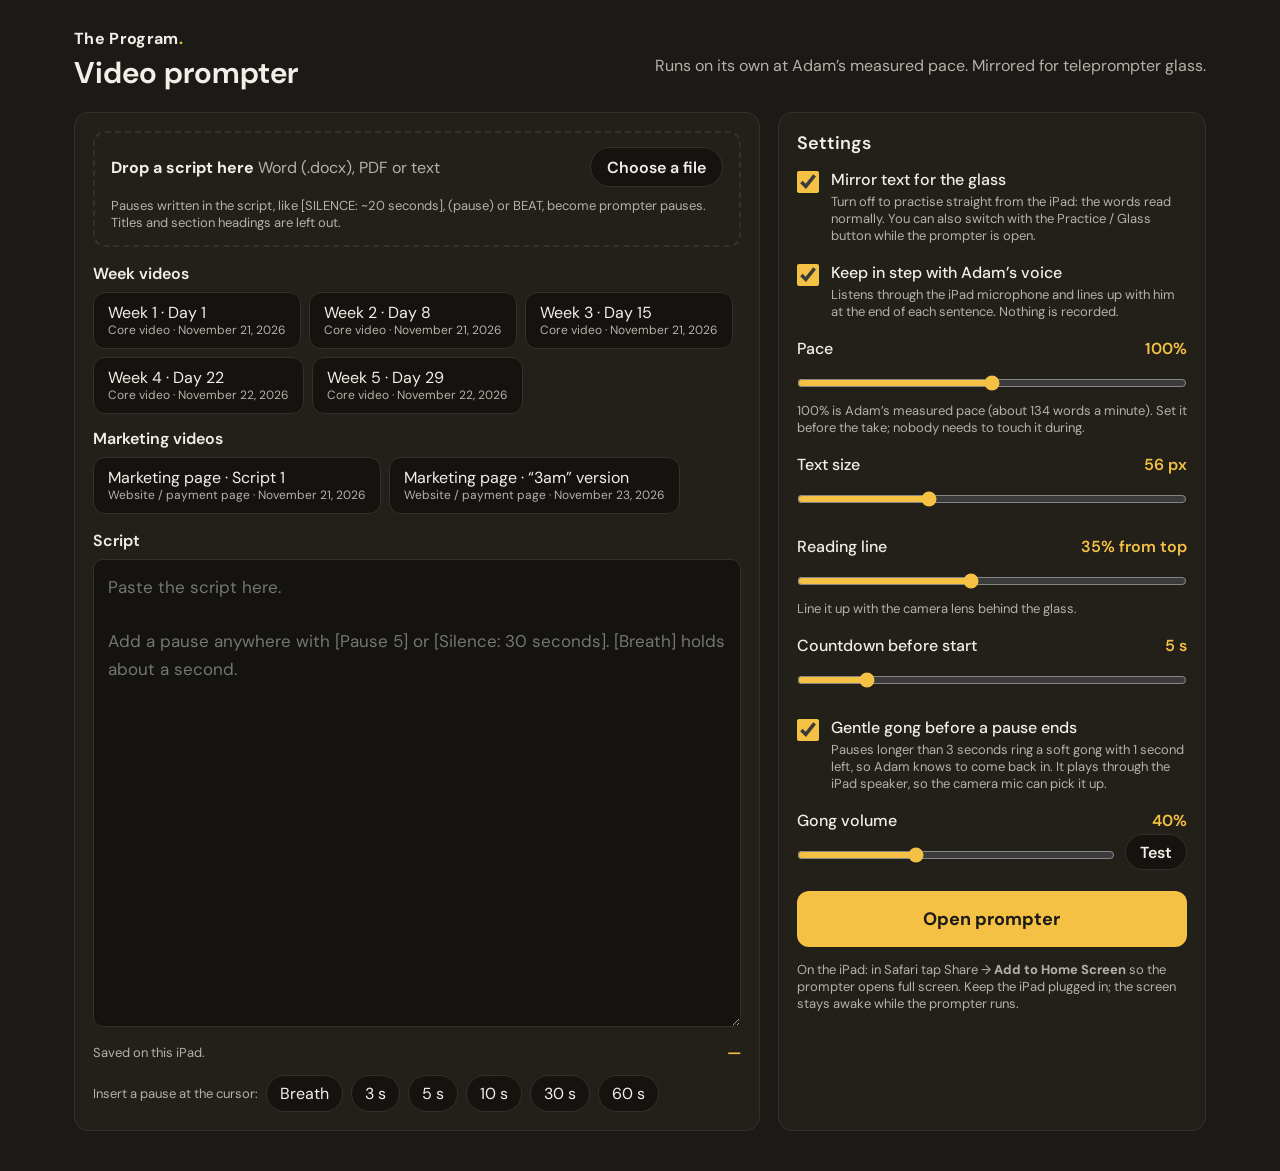
<file: prompter.html>
<!doctype html>
<html lang="en-CA">
<head>
<meta charset="utf-8">
<meta name="viewport" content="width=device-width,initial-scale=1,viewport-fit=cover,user-scalable=no">
<meta name="robots" content="noindex,nofollow">
<meta name="apple-mobile-web-app-capable" content="yes">
<meta name="mobile-web-app-capable" content="yes">
<meta name="apple-mobile-web-app-status-bar-style" content="black">
<meta name="apple-mobile-web-app-title" content="Prompter">
<meta name="theme-color" content="#000000">
<title>Video Prompter · The Program</title>
<link rel="preconnect" href="https://fonts.googleapis.com">
<link href="https://fonts.googleapis.com/css2?family=DM+Sans:wght@400;500;600;700&display=swap" rel="stylesheet">
<link rel="stylesheet" href="/prompter.css">
</head>
<body>
<section id="setup" class="setup">
  <header class="setup-head">
    <div><a class="brand" href="/">The Program<span>.</span></a><h1>Video prompter</h1></div>
    <p class="muted">Runs on its own at Adam’s measured pace. Mirrored for teleprompter glass.</p>
  </header>

  <div class="setup-grid">
    <div class="card script-card">
      <div class="drop" id="drop">
        <input type="file" id="file" accept=".docx,.pdf,.txt,.md,application/pdf,application/vnd.openxmlformats-officedocument.wordprocessingml.document,text/plain" hidden>
        <div><b>Drop a script here</b> <span class="muted">Word (.docx), PDF or text</span></div>
        <button type="button" id="pick">Choose a file</button>
        <p class="small muted" id="dropMsg">Pauses written in the script, like [SILENCE: ~20 seconds], (pause) or BEAT, become prompter pauses. Titles and section headings are left out.</p>
      </div>
      <div class="lib-save" id="libSave" hidden>
        <div class="lib-save-row">
          <label>Title <input id="libTitle" type="text" maxlength="120" autocomplete="off"></label>
          <label>Section <select id="libSection"><option value="week">Week videos</option><option value="marketing">Marketing videos</option></select></label>
          <button type="button" class="lib-go" id="libGo">Add to library</button>
        </div>
        <form id="libLogin" class="lib-login" hidden>
          <input id="libEmail" type="email" autocomplete="email" placeholder="Hub email" required>
          <input id="libPass" type="password" autocomplete="current-password" placeholder="Password" required>
          <button type="submit">Sign in and add</button>
          <p class="small muted lib-help">Same email and password as the Program hub. <button type="button" class="text-link" id="libForgot">Forgot password?</button></p>
        </form>
        <p class="small muted" id="libAccount" hidden><span id="libWho"></span> <button type="button" class="text-link" id="libOut">Sign out</button></p>
        <p class="small" id="libMsg" role="status"></p>
      </div>
      <div class="library" id="library" aria-label="Program scripts"></div>
      <label for="script">Script</label>
      <textarea id="script" spellcheck="true" placeholder="Paste the script here.&#10;&#10;Add a pause anywhere with [Pause 5] or [Silence: 30 seconds]. [Breath] holds about a second."></textarea>
      <div class="row">
        <span class="muted small" id="saved">Saved on this iPad.</span>
        <span class="estimate" id="estimate">—</span>
      </div>
      <div class="insert">
        <span class="small muted">Insert a pause at the cursor:</span>
        <button data-ins="[Breath]">Breath</button>
        <button data-ins="[Pause 3]">3 s</button>
        <button data-ins="[Pause 5]">5 s</button>
        <button data-ins="[Pause 10]">10 s</button>
        <button data-ins="[Pause 30]">30 s</button>
        <button data-ins="[Pause 60]">60 s</button>
      </div>
    </div>

    <div class="card settings">
      <h2>Settings</h2>
      <label class="toggle"><input type="checkbox" id="mirror" checked><span>Mirror text for the glass <small>Turn off to practise straight from the iPad: the words read normally. You can also switch with the Practice / Glass button while the prompter is open.</small></span></label>
      <label class="toggle"><input type="checkbox" id="sync" checked><span>Keep in step with Adam’s voice <small>Listens through the iPad microphone and lines up with him at the end of each sentence. Nothing is recorded.</small></span></label>
      <label>Pace <output id="paceOut">100%</output>
        <input type="range" id="pace" min="80" max="120" step="1" value="100">
        <small class="muted">100% is Adam’s measured pace (about 134 words a minute). Set it before the take; nobody needs to touch it during.</small>
      </label>
      <label>Text size <output id="sizeOut">56 px</output><input type="range" id="size" min="36" max="96" step="2" value="56"></label>
      <label>Reading line <output id="lineOut">35% from top</output>
        <input type="range" id="line" min="15" max="60" step="1" value="35">
        <small class="muted">Line it up with the camera lens behind the glass.</small>
      </label>
      <label>Countdown before start <output id="cdOut">5 s</output><input type="range" id="countdown" min="3" max="15" step="1" value="5"></label>
      <label class="toggle"><input type="checkbox" id="gong" checked><span>Gentle gong before a pause ends <small>Pauses longer than 3 seconds ring a soft gong with 1 second left, so Adam knows to come back in. It plays through the iPad speaker, so the camera mic can pick it up.</small></span></label>
      <label>Gong volume <output id="gongOut">40%</output>
        <span class="gong-row"><input type="range" id="gongVol" min="5" max="100" step="5" value="40"><button type="button" id="gongTest">Test</button></span>
      </label>
      <button class="primary" id="go">Open prompter</button>
      <p class="small muted tips">On the iPad: in Safari tap Share → <b>Add to Home Screen</b> so the prompter opens full screen. Keep the iPad plugged in; the screen stays awake while the prompter runs.</p>
    </div>
  </div>
</section>

<section id="stage" class="stage" hidden>
  <div id="flip" class="flip">
    <div id="viewport" class="viewport"><div id="text" class="text"></div></div>
    <div id="guide" class="guide" aria-hidden="true"></div>
    <div id="cue" class="cue" hidden><div class="cue-num" id="cueNum"></div><div class="cue-side"><div class="cue-label" id="cueLabel">Hold</div><div class="cue-bar"><i id="cueBar"></i></div></div></div>
    <div id="count" class="count" hidden></div>
    <div id="state" class="state"></div>
  </div>
  <div id="controls" class="controls" role="toolbar" aria-label="Prompter controls">
    <button id="cTop" type="button"><span aria-hidden="true">⤒</span> Top</button>
    <button id="cBack" type="button"><span aria-hidden="true">◀◀</span> Back</button>
    <button id="cPlay" type="button" class="play"><span aria-hidden="true">▶</span> <b>Start</b></button>
    <button id="cStop" type="button" class="stop"><span aria-hidden="true">■</span> Stop</button>
    <button id="cFwd" type="button">Forward <span aria-hidden="true" style="margin:0 0 0 6px">▶▶</span></button>
    <button id="cMirror" type="button" class="mir" aria-pressed="false"><span aria-hidden="true">⇋</span> <b>Practice</b></button>
    <button id="cScript" type="button">Edit script</button>
  </div>
</section>

<script src="/prompter-scripts.js"></script>
<script src="/prompter-import.js"></script>
<script src="/prompter.js"></script>
</body>
</html>
</file>
<file: prompter.css>
:root{--bg:#1c1a17;--paper:#232019;--ink:#f2efe8;--muted:#b5b1a9;--line:#34302a;--gold:#f4c144;--body:'DM Sans',system-ui,sans-serif}
*{box-sizing:border-box}[hidden]{display:none!important}
html,body{margin:0;height:100%;background:var(--bg);color:var(--ink);font-family:var(--body);-webkit-text-size-adjust:100%}
button{font:inherit;cursor:pointer}
.muted{color:var(--muted)}.small,small{font-size:13px}
.setup{max-width:1180px;margin:0 auto;padding:28px 24px 40px}
.setup-head{display:flex;justify-content:space-between;align-items:flex-end;gap:20px;flex-wrap:wrap;margin-bottom:20px}
.brand{color:var(--ink);text-decoration:none;font-weight:700;letter-spacing:.02em}.brand span{color:var(--gold)}
h1{margin:4px 0 0;font-size:30px;font-weight:650}h2{margin:0 0 14px;font-size:18px;font-weight:600}
.setup-grid{display:grid;grid-template-columns:minmax(0,1.6fr) minmax(280px,1fr);gap:18px}
@media (max-width:860px){.setup-grid{grid-template-columns:1fr}}
.card{background:var(--paper);border:1px solid var(--line);border-radius:14px;padding:18px}
.script-card>label{display:block;font-weight:600;margin-bottom:8px}
textarea{width:100%;min-height:52vh;resize:vertical;background:#15130f;color:var(--ink);border:1px solid var(--line);border-radius:10px;padding:14px;font:17px/1.6 var(--body)}
textarea:focus{outline:2px solid var(--gold);outline-offset:1px}
.row{display:flex;justify-content:space-between;gap:12px;margin-top:10px;align-items:center}
.estimate{font-weight:600;color:var(--gold)}
.insert{display:flex;flex-wrap:wrap;gap:8px;align-items:center;margin-top:12px}
.insert button{background:#15130f;color:var(--ink);border:1px solid var(--line);border-radius:999px;padding:7px 13px;min-height:36px}
.settings label{display:block;margin:0 0 18px;font-weight:500}
.settings output{float:right;color:var(--gold);font-weight:600}
.settings input[type=range]{width:100%;margin:10px 0 4px;accent-color:var(--gold);height:28px}
.settings small{display:block;font-weight:400}
.toggle{display:flex!important;gap:12px;align-items:flex-start}
.toggle input{width:22px;height:22px;margin:2px 0 0;accent-color:var(--gold);flex:none}
.toggle small{color:var(--muted);margin-top:3px}
.primary{width:100%;background:var(--gold);color:#1c1a17;border:0;border-radius:12px;padding:16px;font-weight:700;font-size:18px}
.tips{margin:14px 0 0}

/* Stage */
.stage{position:fixed;inset:0;background:#000;overflow:hidden;touch-action:none;-webkit-user-select:none;user-select:none}
.flip{position:absolute;inset:0}
.flip.mirrored{transform:scaleX(-1)}
.viewport{position:absolute;inset:0;overflow:hidden}
.text{padding:0 7vw;color:#fff;font-weight:500;line-height:1.38;will-change:transform}
.text p{margin:0 0 .55em}
.text .w{transition:color .25s}
.text .read{color:#6f6f6f}
.text .now{color:#fff}
.text .pz{display:inline-block;font-size:.8em;line-height:1.15;vertical-align:middle;color:#000;background:var(--gold);border-radius:999px;padding:.12em .75em;margin:.12em .2em;font-weight:700;letter-spacing:.01em}
.text .pz.read{background:#4a4a4a;color:#bbb}
.guide{position:absolute;left:0;right:0;height:0;border-top:2px solid rgba(244,193,68,.55);pointer-events:none}
.guide::before,.guide::after{content:"";position:absolute;top:-9px;border:8px solid transparent}
.guide::before{left:0;border-left-color:var(--gold)}
.guide::after{right:0;border-right-color:var(--gold)}
.cue{position:absolute;left:50%;transform:translateX(-50%);top:20%;box-shadow:0 0 0 10px #000;color:#000;background:var(--gold);border-radius:32px;padding:6px 44px 6px 36px;display:flex;align-items:center;gap:28px;min-width:min(520px,86vw)}
.cue-num{font-size:min(170px,21vh);font-weight:700;line-height:1;font-variant-numeric:tabular-nums;min-width:1.2em;text-align:center}
.cue-side{flex:1}
.cue-label{font-size:min(46px,6vh);font-weight:700}
.cue-bar{height:14px;background:rgba(0,0,0,.2);border-radius:7px;margin-top:14px;overflow:hidden}
.cue-bar i{display:block;height:100%;background:#000;width:100%}
.count{position:absolute;inset:0;display:grid;place-items:center;font-size:30vh;font-weight:700;color:var(--gold);background:rgba(0,0,0,.55)}
.state{position:absolute;right:18px;bottom:14px;font-size:14px;color:#777}
.controls{position:absolute;left:50%;bottom:22px;transform:translateX(-50%);display:flex;gap:10px;padding:10px;background:rgba(28,26,23,.92);border:1px solid #3a352d;border-radius:18px;transition:opacity .5s;z-index:5}
.controls.hide{opacity:0;pointer-events:none}
.controls button{min-height:58px;padding:0 18px;border-radius:12px;border:1px solid #4a443a;background:#2a2620;color:#f2efe8;font-size:18px;font-weight:600;white-space:nowrap}
.controls button span{margin-right:6px}
.controls .play{background:var(--gold);color:#1c1a17;border-color:var(--gold);min-width:170px}
.stage.cueing .text{transition:transform .35s ease}
.stage:not(.running){cursor:grab}
.stage.practice .controls .mir{background:#1f3a4a;border-color:#2f5a72}
.controls .stop{background:#5a1f1f;border-color:#7a2b2b}
.controls button:disabled{background:#24211c;color:#6d675d;border-color:#36312a}
.state{bottom:auto;top:14px}
.library{display:flex;flex-wrap:wrap;gap:8px;margin:0 0 16px}
.library button{background:#15130f;color:var(--ink);border:1px solid var(--line);border-radius:12px;padding:10px 14px;text-align:left;min-height:52px;line-height:1.25}
.library button small{display:block;color:var(--muted);font-size:12px}
.library button.on{border-color:var(--gold);box-shadow:inset 0 0 0 1px var(--gold)}
.library .lib-head{width:100%;font-weight:600;margin:6px 0 0}
.library .lib-head:first-child{margin-top:0}
@media (max-width:1000px){.controls{gap:6px;padding:8px;max-width:calc(100vw - 20px)}.controls button{padding:0 11px;font-size:16px}.controls .play{min-width:120px}}
.drop{border:2px dashed var(--line);border-radius:12px;padding:14px 16px;margin:0 0 16px;display:flex;flex-wrap:wrap;gap:10px 14px;align-items:center;transition:border-color .2s,background .2s}
.drop>div{flex:1 1 220px}
.drop button{background:#15130f;color:var(--ink);border:1px solid var(--line);border-radius:999px;padding:8px 16px;min-height:40px;font-weight:600}
.drop p{flex-basis:100%;margin:0}
.drop.over{border-color:var(--gold);background:rgba(232,184,75,.08)}
.drop.busy{opacity:.7}
.gong-row{display:flex;gap:10px;align-items:center}
.gong-row input{flex:1}
.gong-row button{background:#15130f;color:var(--ink);border:1px solid var(--line);border-radius:999px;padding:6px 14px;min-height:36px;font-weight:600}
.gong-row button:disabled,.gong-row input:disabled{opacity:.4}
.lib-save{border:1px solid var(--line);border-radius:12px;padding:12px 14px;margin:0 0 16px;background:#15130f}
.lib-save-row{display:flex;flex-wrap:wrap;gap:10px;align-items:flex-end}
.lib-save label{display:flex!important;flex-direction:column;gap:4px;font-size:13px;color:var(--muted);margin:0}
.lib-save label:first-child{flex:1 1 220px}
.lib-save input,.lib-save select{background:#0e0d0a;color:var(--ink);border:1px solid var(--line);border-radius:10px;padding:9px 11px;font:inherit;font-size:15px;min-height:42px}
.lib-go,.lib-login button{background:var(--gold);color:#15130f;border:0;border-radius:999px;padding:0 18px;min-height:42px;font-weight:700}
.lib-go:disabled{opacity:.5}
.lib-login{display:flex;flex-wrap:wrap;gap:8px;margin-top:10px}
.lib-login input{flex:1 1 160px}
.lib-save p{margin:8px 0 0}
.lib-save p:empty{display:none}
.text-link{background:none;border:0;color:var(--gold);padding:0;font:inherit;text-decoration:underline;cursor:pointer}
.lib-item{position:relative;display:inline-flex}
.lib-remove{position:absolute;top:-7px;right:-7px;width:24px;height:24px;min-height:0!important;border-radius:50%!important;padding:0!important;display:grid;place-items:center;font-size:15px;line-height:1;background:#2a2620!important;color:var(--muted)!important}
.lib-remove:hover{color:var(--ink)!important}
.lib-help{flex-basis:100%;margin:2px 0 0!important}
</file>
